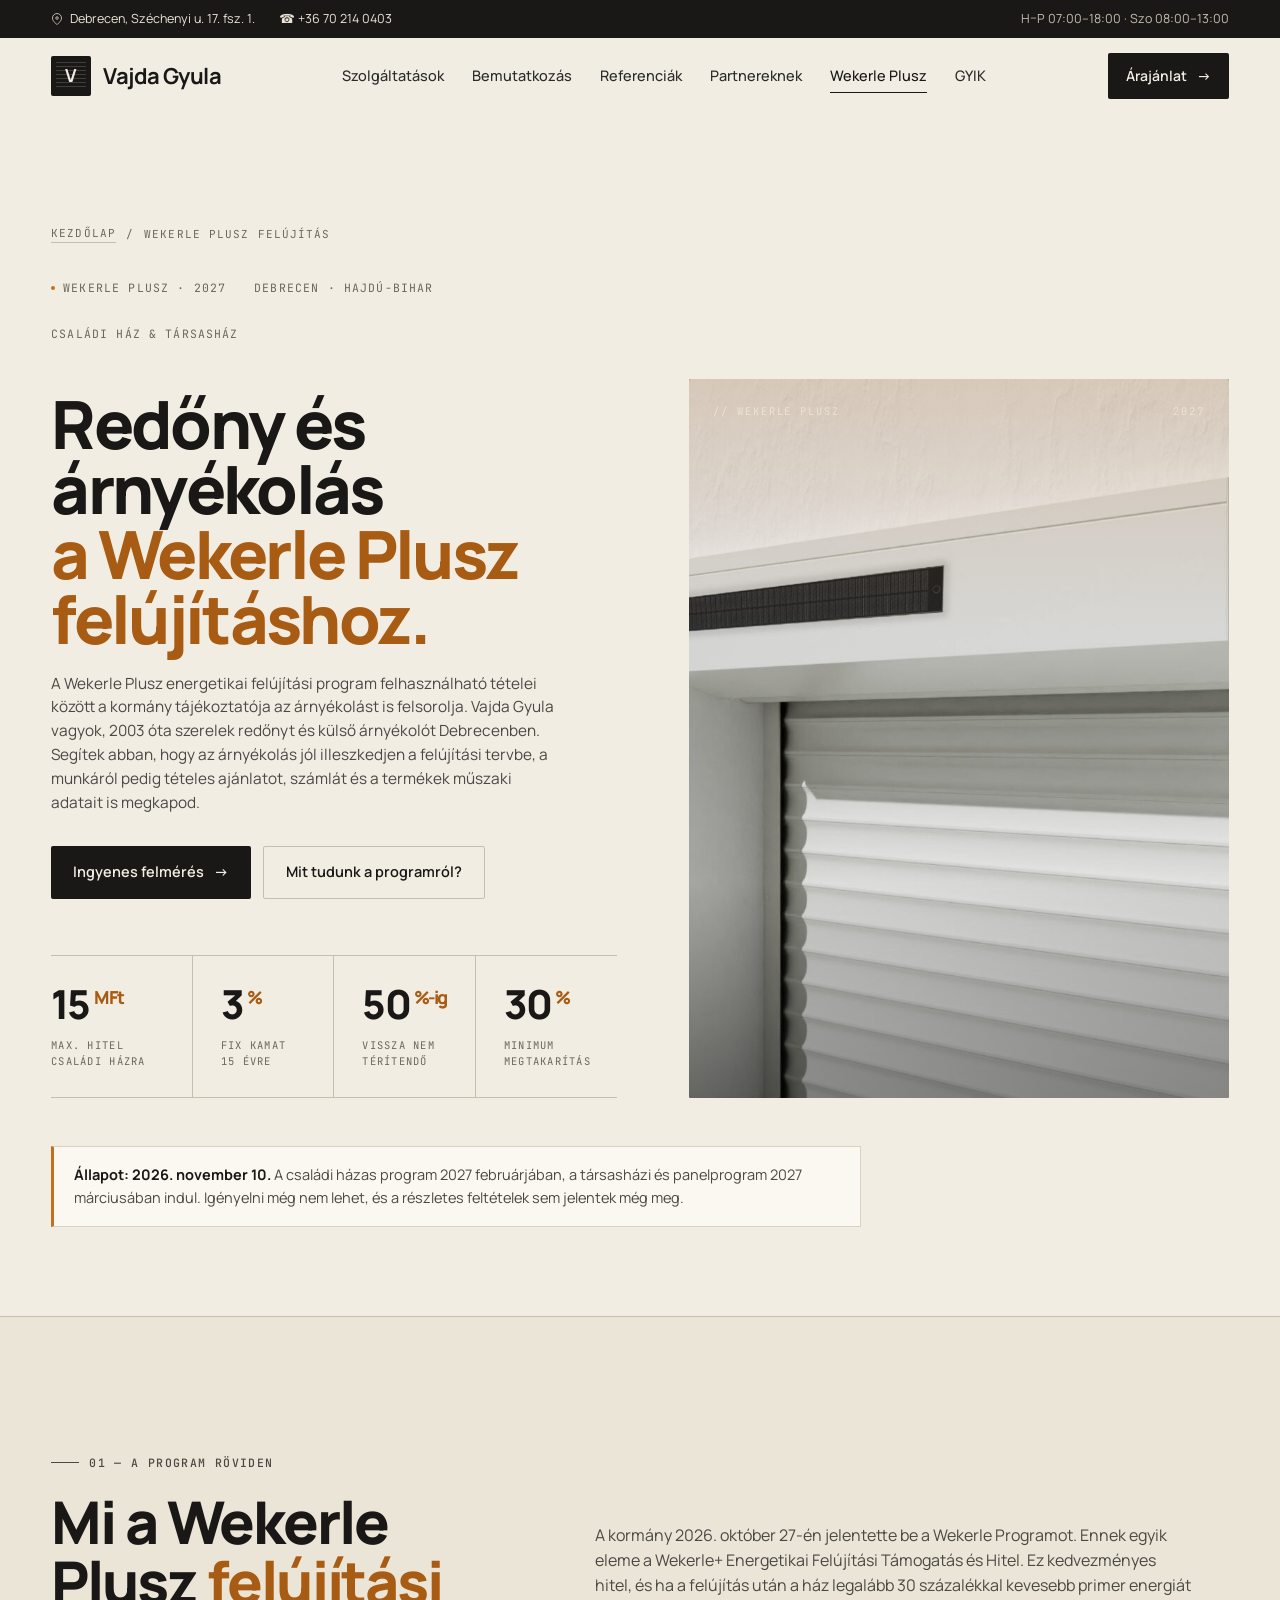
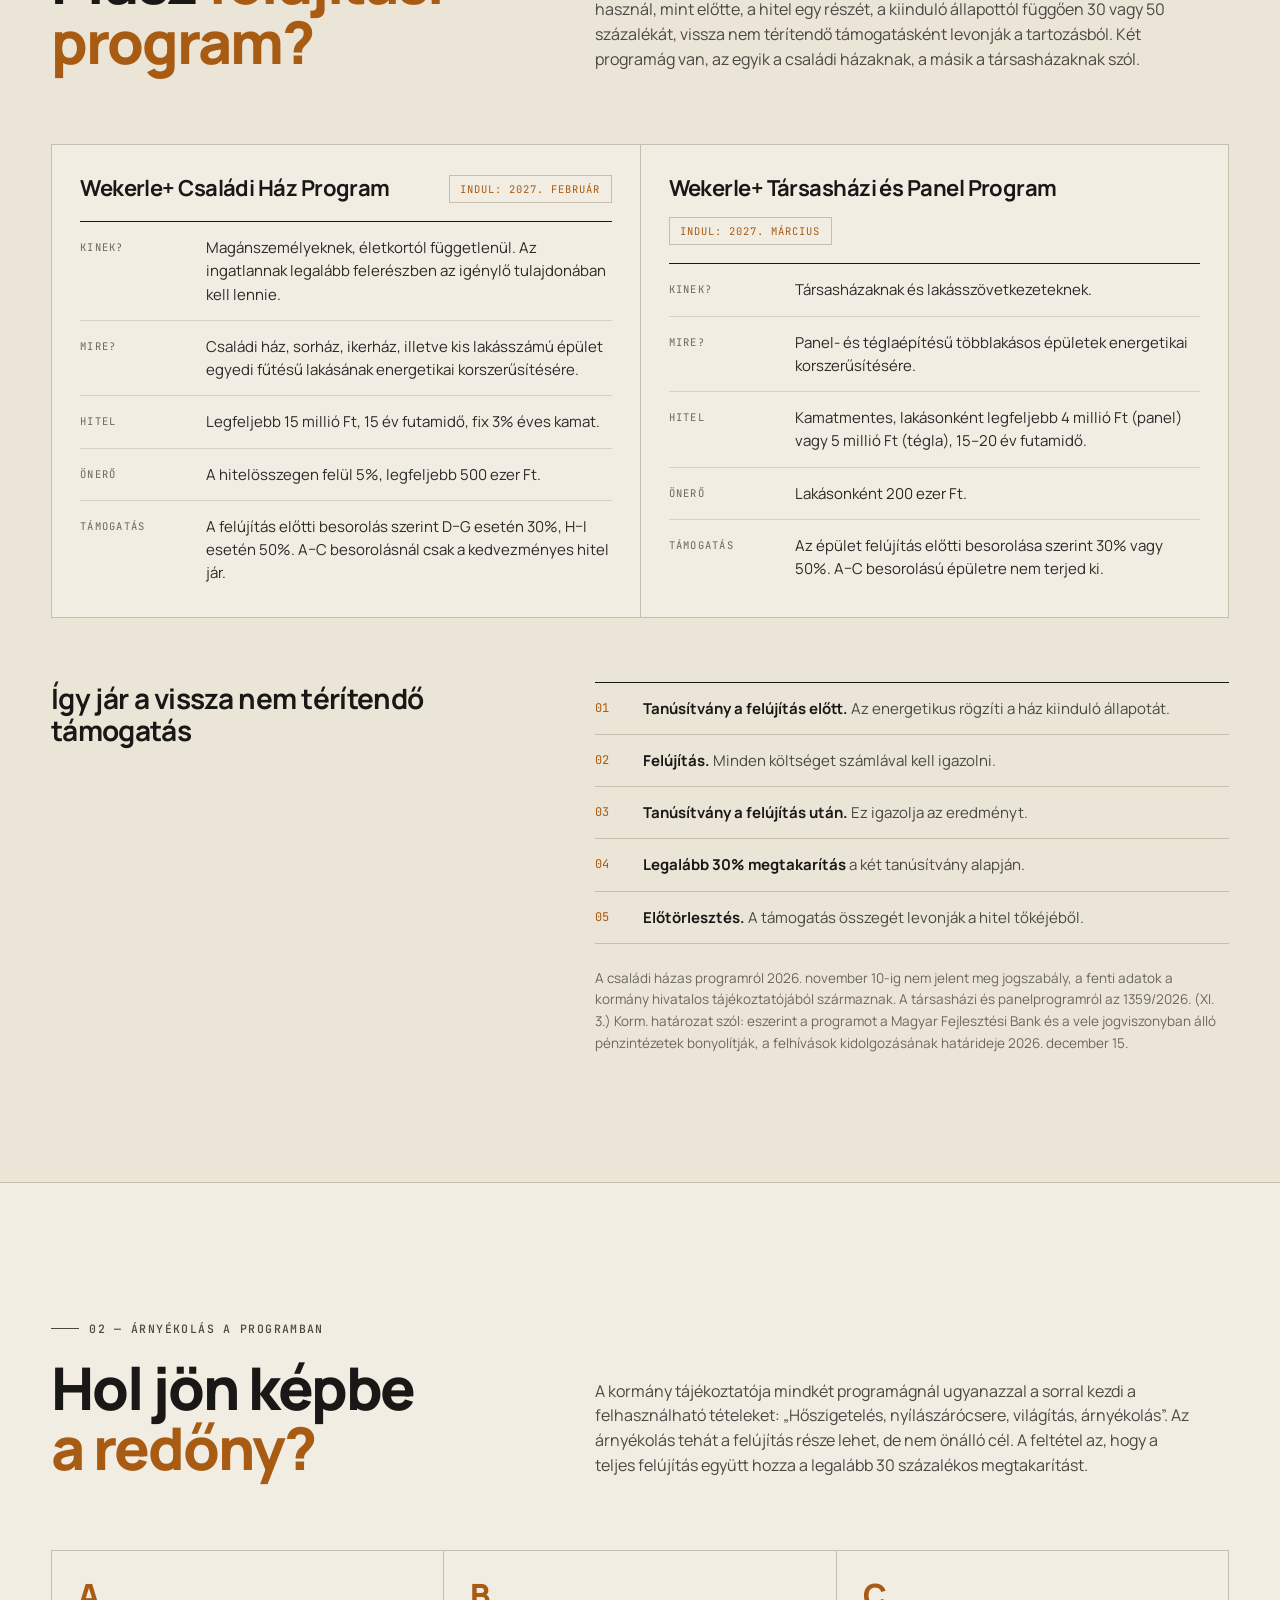
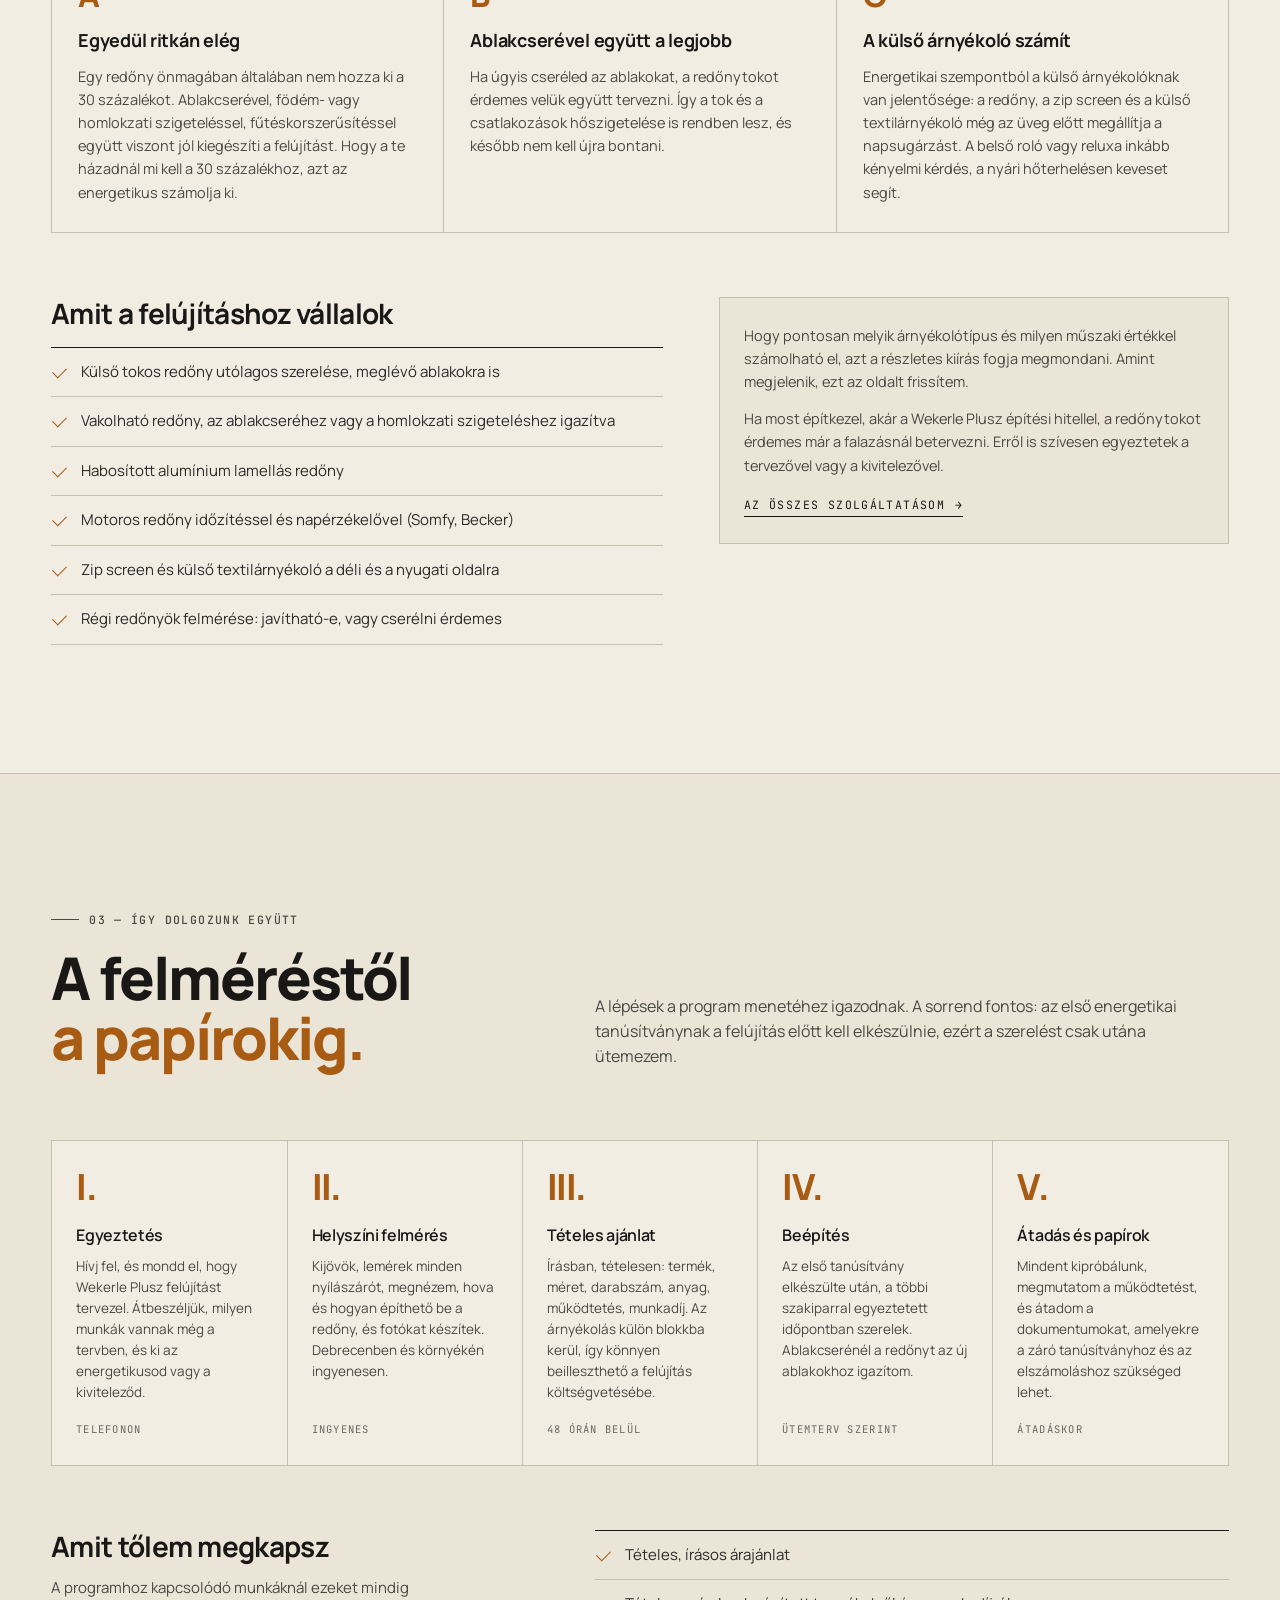
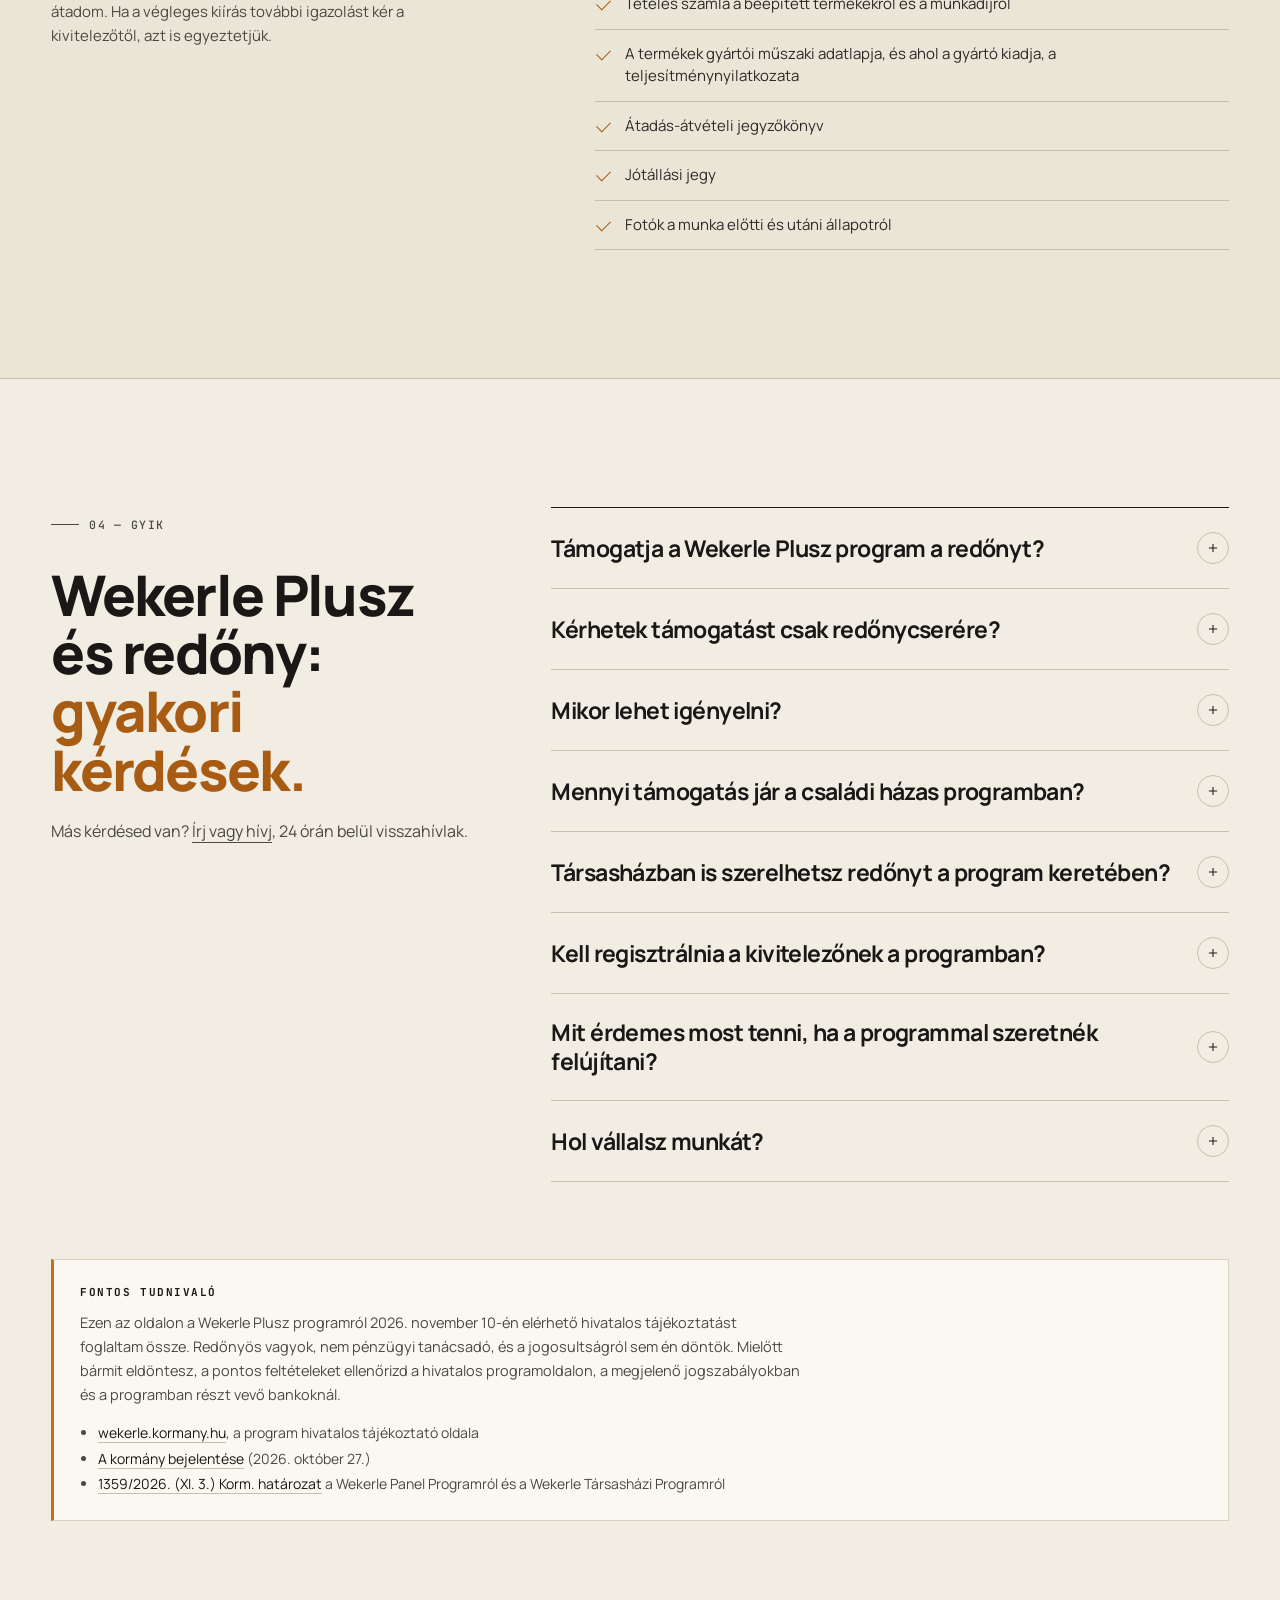
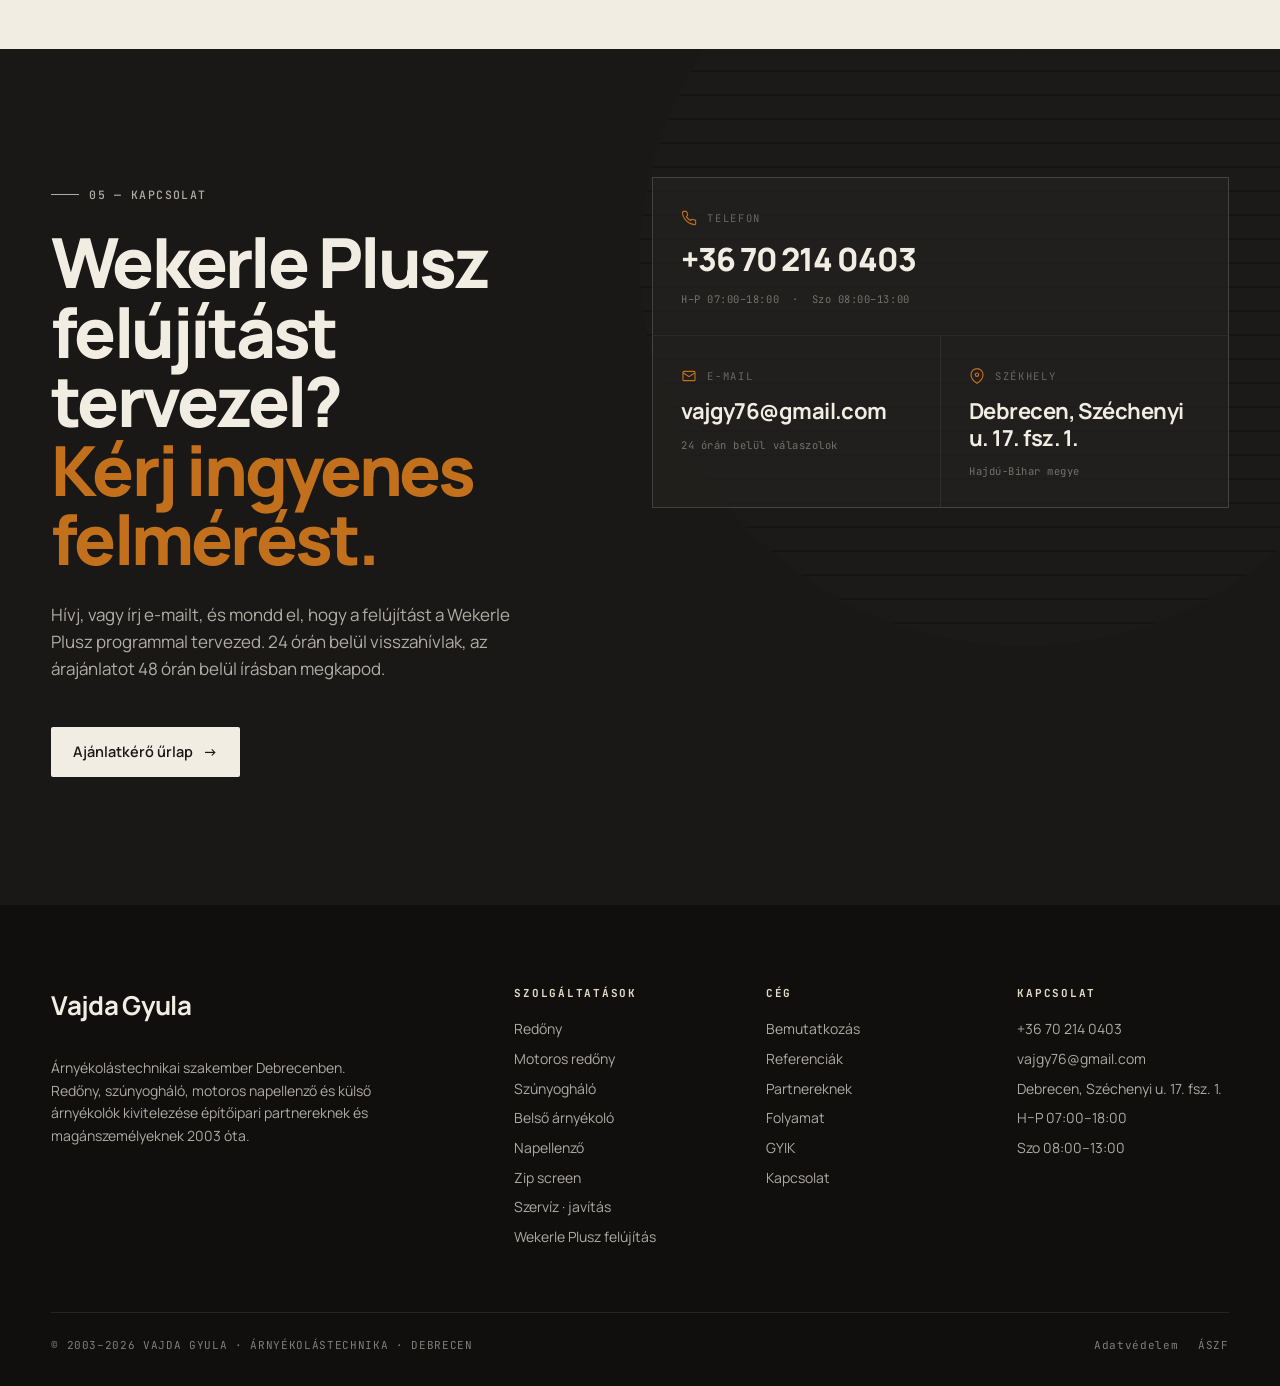
<file: wekerle-program-redony/index.html>
<!doctype html>
<html lang="hu">
<head>
<meta charset="utf-8" />
<meta name="viewport" content="width=device-width, initial-scale=1, viewport-fit=cover" />
<title>Wekerle Plusz redőny és árnyékolás Debrecen | Vajda Gyula</title>
<meta name="description" content="Redőny és külső árnyékoló a Wekerle Plusz energetikai felújításhoz Debrecenben és Hajdú-Biharban. Tételes ajánlat, számla, gyártói adatlapok. Ingyenes felmérés." />
<meta name="author" content="Vajda Gyula Árnyékolástechnika" />
<meta name="robots" content="index, follow, max-snippet:-1, max-image-preview:large, max-video-preview:-1" />
<meta name="theme-color" content="#191816" />
<meta name="geo.region" content="HU-HB" />
<meta name="geo.placename" content="Debrecen" />
<link rel="canonical" href="https://www.vajdagyula.hu/wekerle-program-redony/" />

<!-- Icons & manifest -->
<link rel="icon" href="/favicon.ico" sizes="48x48" />
<link rel="icon" href="/favicon.svg" type="image/svg+xml" />
<link rel="icon" href="/icon-192.png" sizes="192x192" type="image/png" />
<link rel="icon" href="/favicon-32.png" sizes="32x32" type="image/png" />
<link rel="icon" href="/favicon-16.png" sizes="16x16" type="image/png" />
<link rel="apple-touch-icon" href="/apple-touch-icon.png" />
<link rel="manifest" href="/site.webmanifest" />

<!-- Open Graph -->
<meta property="og:type" content="article" />
<meta property="og:locale" content="hu_HU" />
<meta property="og:url" content="https://www.vajdagyula.hu/wekerle-program-redony/" />
<meta property="og:site_name" content="Vajda Gyula Árnyékolástechnika" />
<meta property="og:title" content="Redőny és árnyékolás a Wekerle Plusz felújításhoz | Vajda Gyula, Debrecen" />
<meta property="og:description" content="Mit tudunk eddig a Wekerle Plusz energetikai felújítási programról, hol jön képbe a redőny, és hogyan dolgozunk együtt. Debrecen és Hajdú-Bihar." />
<meta property="og:image" content="https://www.vajdagyula.hu/og.jpg" />
<meta property="og:image:width" content="1200" />
<meta property="og:image:height" content="630" />
<meta property="og:image:alt" content="Vajda Gyula redőnyös és árnyékolástechnika Debrecen" />

<!-- Twitter -->
<meta name="twitter:card" content="summary_large_image" />
<meta name="twitter:title" content="Redőny és árnyékolás a Wekerle Plusz felújításhoz" />
<meta name="twitter:description" content="Vajda Gyula, redőnyös Debrecenben: tételes ajánlat, számla és gyártói adatlapok a Wekerle Plusz felújításhoz." />
<meta name="twitter:image" content="https://www.vajdagyula.hu/og.jpg" />

<!-- Fonts -->
<link rel="preconnect" href="https://fonts.googleapis.com" />
<link rel="preconnect" href="https://fonts.gstatic.com" crossorigin />
<link href="https://fonts.googleapis.com/css2?family=Manrope:wght@400;500;600;700;800&family=JetBrains+Mono:wght@400;500&display=swap" rel="stylesheet" />

<link rel="stylesheet" href="/styles.css" />

<noscript><style>.reveal{opacity:1 !important;transform:none !important}</style></noscript>

<!-- Schema.org: oldal, morzsamenü, szolgáltatás -->
<script type="application/ld+json">
{
  "@context": "https://schema.org",
  "@graph": [
    {
      "@type": "WebPage",
      "@id": "https://www.vajdagyula.hu/wekerle-program-redony/#webpage",
      "url": "https://www.vajdagyula.hu/wekerle-program-redony/",
      "name": "Wekerle Plusz felújítás: redőny és árnyékolás Debrecenben",
      "description": "Redőny és külső árnyékoló a Wekerle Plusz energetikai felújításhoz Debrecenben és Hajdú-Biharban.",
      "inLanguage": "hu",
      "dateModified": "2026-11-10",
      "isPartOf": { "@type": "WebSite", "@id": "https://www.vajdagyula.hu/#website", "url": "https://www.vajdagyula.hu/", "name": "Vajda Gyula Árnyékolástechnika" },
      "about": { "@id": "https://www.vajdagyula.hu/wekerle-program-redony/#service" },
      "breadcrumb": { "@id": "https://www.vajdagyula.hu/wekerle-program-redony/#breadcrumb" }
    },
    {
      "@type": "BreadcrumbList",
      "@id": "https://www.vajdagyula.hu/wekerle-program-redony/#breadcrumb",
      "itemListElement": [
        { "@type": "ListItem", "position": 1, "name": "Kezdőlap", "item": "https://www.vajdagyula.hu/" },
        { "@type": "ListItem", "position": 2, "name": "Wekerle Plusz felújítás", "item": "https://www.vajdagyula.hu/wekerle-program-redony/" }
      ]
    },
    {
      "@type": "Service",
      "@id": "https://www.vajdagyula.hu/wekerle-program-redony/#service",
      "name": "Redőny és külső árnyékoló beépítése Wekerle Plusz energetikai felújításhoz",
      "serviceType": "Redőny és árnyékolástechnika kivitelezése",
      "description": "Külső tokos és vakolható redőny, motoros redőny, zip screen és külső textilárnyékoló felmérése, beépítése és dokumentálása energetikai felújításhoz: tételes ajánlat, tételes számla, gyártói műszaki adatlapok, átadás-átvételi jegyzőkönyv.",
      "url": "https://www.vajdagyula.hu/wekerle-program-redony/",
      "areaServed": [
        { "@type": "City", "name": "Debrecen" },
        { "@type": "AdministrativeArea", "name": "Hajdú-Bihar megye" }
      ],
      "provider": {
        "@type": "LocalBusiness",
        "@id": "https://www.vajdagyula.hu/#business",
        "name": "Vajda Gyula Árnyékolástechnika",
        "url": "https://www.vajdagyula.hu/",
        "telephone": "+36-70-214-0403",
        "email": "vajgy76@gmail.com",
        "image": "https://www.vajdagyula.hu/og.jpg",
        "address": {
          "@type": "PostalAddress",
          "streetAddress": "Széchenyi utca 17. földszint 1.",
          "addressLocality": "Debrecen",
          "postalCode": "4025",
          "addressRegion": "Hajdú-Bihar",
          "addressCountry": "HU"
        }
      }
    }
  ]
}
</script>

<!-- Schema.org: GYIK (a szövegnek egyeznie kell a lenti, látható GYIK-kel) -->
<script type="application/ld+json">
{
  "@context": "https://schema.org",
  "@type": "FAQPage",
  "mainEntity": [
    { "@type": "Question", "name": "Támogatja a Wekerle Plusz program a redőnyt?",
      "acceptedAnswer": { "@type": "Answer", "text": "A kormány tájékoztatója a felhasználható tételek között az árnyékolást is felsorolja, a családi házas és a társasházi programnál egyaránt. A redőny külső árnyékoló, így beleférhet a felújításba. A támogatás feltétele viszont az, hogy a teljes felújítás legalább 30 százalékos energiamegtakarítást hozzon. Hogy pontosan mely termékek számolhatók el, azt a részletes kiírás határozza meg." } },
    { "@type": "Question", "name": "Kérhetek támogatást csak redőnycserére?",
      "acceptedAnswer": { "@type": "Answer", "text": "A program nem egy-egy termékre, hanem a ház energetikai felújítására ad hitelt és támogatást. Csak redőnnyel a 30 százalékos megtakarítás általában nem jön ki, ezért érdemes ablakcserével, szigeteléssel vagy fűtéskorszerűsítéssel együtt tervezni. A pontos számítást az energetikus végzi." } },
    { "@type": "Question", "name": "Mikor lehet igényelni?",
      "acceptedAnswer": { "@type": "Answer", "text": "A hivatalos tájékoztató szerint a Wekerle+ Családi Ház Program 2027 februárjában, a Társasházi és Panel Program 2027 márciusában indul. Addig nem lehet igényelni, de a felmérést és az árajánlatot már most elkészíthetjük, hogy induláskor tudd, mivel számolhatsz." } },
    { "@type": "Question", "name": "Mennyi támogatás jár a családi házas programban?",
      "acceptedAnswer": { "@type": "Answer", "text": "Legfeljebb 15 millió forint hitel vehető fel 15 évre, fix 3 százalékos kamattal. A felújítás előtti energetikai besorolástól függően a hitel 30 százalékát (D–G besorolás) vagy 50 százalékát (H–I besorolás) vissza nem térítendő támogatásként levonják a tartozásból. A–C besorolásnál csak a kedvezményes hitel jár. A támogatást nem készpénzben kapod meg: előtörlesztésként csökkenti a hitel tőkéjét." } },
    { "@type": "Question", "name": "Társasházban is szerelhetsz redőnyt a program keretében?",
      "acceptedAnswer": { "@type": "Answer", "text": "A Társasházi és Panel Programban is szerepel az árnyékolás a felhasználható tételek között. Itt azonban az egész épület felújításáról van szó, amelyről a lakóközösség dönt. Ha nálatok napirenden van, a közös képviselővel is szívesen egyeztetek." } },
    { "@type": "Question", "name": "Kell regisztrálnia a kivitelezőnek a programban?",
      "acceptedAnswer": { "@type": "Answer", "text": "A társasházi és panelprogramnál a kormányhatározat előminősítést ír elő a vállalkozó kivitelezőknek, a részleteket 2026. december 15-ig dolgozzák ki. A családi házas programra eddig nem jelent meg ilyen szabály. Ha a kivitelezőknek nyilvántartásba vétel vagy minősítés kell, azt időben elintézem, és ezen az oldalon is jelzem." } },
    { "@type": "Question", "name": "Mit érdemes most tenni, ha a programmal szeretnék felújítani?",
      "acceptedAnswer": { "@type": "Answer", "text": "Érdemes már most beszélni egy energetikussal, aki megmondja, nagyjából milyen besorolású a házad, és milyen munkákkal jöhet ki a 30 százalék. Hogy egy most készült tanúsítványt elfogadnak-e majd, azt a részletes szabályok döntik el. Közben engem is hívhatsz: felmérem az ablakokat, és tételes ajánlatot adok a redőnyre vagy a külső árnyékolóra." } },
    { "@type": "Question", "name": "Hol vállalsz munkát?",
      "acceptedAnswer": { "@type": "Answer", "text": "Debrecenben és Hajdú-Bihar megyében, a környező megyékben egyeztetés alapján. Debrecenben és környékén a helyszíni felmérés ingyenes." } }
  ]
}
</script>
</head>

<body>

<!-- ===== Top utility bar ===== -->
<div class="topbar">
  <div class="wrap topbar-inner">
    <div class="topbar-left">
      <span class="hide-sm topbar-loc"><svg width="12" height="12" viewBox="0 0 24 24" fill="none" stroke="currentColor" stroke-width="1.8" aria-hidden="true"><path d="M21 10c0 7-9 13-9 13s-9-6-9-13a9 9 0 0118 0z"/><circle cx="12" cy="10" r="2.5"/></svg>Debrecen, Széchenyi u. 17. fsz. 1.</span>
      <a href="tel:+36702140403">☎ +36 70 214 0403</a>
    </div>
    <div class="topbar-right">
      <span class="hide-sm">H–P 07:00–18:00 · Szo 08:00–13:00</span>
    </div>
  </div>
</div>

<!-- ===== Header ===== -->
<header class="header">
  <div class="wrap nav">
    <a class="brand" href="/" aria-label="Vajda Gyula — kezdőlap">
      <span class="brand-mark" aria-hidden="true">V</span>
      <span class="brand-name">
        Vajda Gyula
      </span>
    </a>
    <nav class="menu" aria-label="Főmenü">
      <a href="/#szolgaltatasok">Szolgáltatások</a>
      <a href="/#bemutatkozas">Bemutatkozás</a>
      <a href="/#referenciak">Referenciák</a>
      <a href="/#partnereknek">Partnereknek</a>
      <a href="/wekerle-program-redony/" aria-current="page">Wekerle Plusz</a>
      <a href="/#gyik">GYIK</a>
    </nav>
    <a class="nav-cta" href="#kapcsolat">Árajánlat <span class="arrow">→</span></a>
    <button class="menu-toggle" aria-label="Menü"><span></span></button>
  </div>
  <div class="mobile-menu" aria-label="Mobilmenü">
    <a href="/#szolgaltatasok">Szolgáltatások <small>01</small></a>
    <a href="/#bemutatkozas">Bemutatkozás <small>02</small></a>
    <a href="/#referenciak">Referenciák <small>03</small></a>
    <a href="/#partnereknek">Partnereknek <small>04</small></a>
    <a href="/#folyamat">Folyamat <small>05</small></a>
    <a href="/#gyik">GYIK <small>06</small></a>
    <a href="/wekerle-program-redony/" aria-current="page">Wekerle Plusz <small>07</small></a>
    <a href="#kapcsolat">Kapcsolat <small>08</small></a>
    <a class="btn btn-primary mobile-cta" href="#kapcsolat">Ingyenes felmérés <span class="arrow">→</span></a>
  </div>
</header>

<main id="top">

<!-- ===== Hero ===== -->
<section class="hero wk-hero" aria-label="Bevezető">
  <div class="wrap">
    <nav class="wk-crumbs reveal" aria-label="Morzsamenü">
      <a href="/">Kezdőlap</a><span aria-hidden="true">/</span><span aria-current="page">Wekerle Plusz felújítás</span>
    </nav>
    <div class="hero-grid">
      <div>
        <div class="hero-meta reveal">
          <span><span class="dot"></span>Wekerle Plusz · 2027</span>
          <span>Debrecen · Hajdú-Bihar</span>
          <span>Családi ház &amp; társasház</span>
        </div>
        <h1 class="reveal">
          Redőny és árnyékolás<br/>
          <span class="amber">a Wekerle Plusz felújításhoz.</span>
        </h1>
        <p class="hero-lede reveal">
          A Wekerle Plusz energetikai felújítási program felhasználható tételei között a kormány tájékoztatója az árnyékolást is felsorolja. Vajda Gyula vagyok, 2003 óta szerelek redőnyt és külső árnyékolót Debrecenben. Segítek abban, hogy az árnyékolás jól illeszkedjen a felújítási tervbe, a munkáról pedig tételes ajánlatot, számlát és a termékek műszaki adatait is megkapod.
        </p>
        <div class="hero-ctas reveal">
          <a href="#kapcsolat" class="btn btn-primary">Ingyenes felmérés <span class="arrow">→</span></a>
          <a href="#a-program" class="btn btn-ghost">Mit tudunk a programról?</a>
        </div>

        <!-- PROGRAM-ADAT (frissítendő): Családi Ház Program, forrás: wekerle.kormany.hu, ellenőrizve: 2026-11-10 -->
        <div class="hero-rule reveal" role="list">
          <div role="listitem">
            <div class="num">15<small>M Ft</small></div>
            <div class="lbl">Max. hitel családi házra</div>
          </div>
          <div role="listitem">
            <div class="num">3<small>%</small></div>
            <div class="lbl">Fix kamat 15 évre</div>
          </div>
          <div role="listitem">
            <div class="num">50<small>%-ig</small></div>
            <div class="lbl">Vissza nem térítendő</div>
          </div>
          <div role="listitem">
            <div class="num">30<small>%</small></div>
            <div class="lbl">Minimum megtakarítás</div>
          </div>
        </div>
      </div>

      <div class="hero-visual reveal">
        <img src="/motorosredony.jpg" width="1024" height="1024" alt="Külső tokos alumínium redőny lehúzott állapotban, fehér homlokzaton" fetchpriority="high" />
        <div class="stamp"><span>// Wekerle Plusz</span><span>2027</span></div>
      </div>
    </div>

    <!-- PROGRAM-ÁLLAPOT (frissítendő) -->
    <p class="wk-status reveal"><strong>Állapot: 2026. november 10.</strong> A családi házas program 2027 februárjában, a társasházi és panelprogram 2027 márciusában indul. Igényelni még nem lehet, és a részletes feltételek sem jelentek még meg.</p>
  </div>
</section>

<!-- ===== 01 A program röviden ===== -->
<section class="wk-section wk-alt" id="a-program" aria-labelledby="a-program-cim">
  <div class="wrap">
    <div class="section-head reveal">
      <div>
        <div class="eyebrow">01 — A program röviden</div>
        <h2 id="a-program-cim">Mi a Wekerle Plusz <em>felújítási program?</em></h2>
      </div>
      <p>A kormány 2026. október 27-én jelentette be a Wekerle Programot. Ennek egyik eleme a Wekerle+ Energetikai Felújítási Támogatás és Hitel. Ez kedvezményes hitel, és ha a felújítás után a ház legalább 30 százalékkal kevesebb primer energiát használ, mint előtte, a hitel egy részét, a kiinduló állapottól függően 30 vagy 50 százalékát, vissza nem térítendő támogatásként levonják a tartozásból. Két programág van, az egyik a családi házaknak, a másik a társasházaknak szól.</p>
    </div>

    <!-- PROGRAM-ADAT (frissítendő): forrás: wekerle.kormany.hu és kormany.hu, ellenőrizve: 2026-11-10 -->
    <div class="wk-programs reveal">
      <article class="wk-program">
        <div class="wk-program-head">
          <h3>Wekerle+ Családi Ház Program</h3>
          <span class="pill">Indul: 2027. február</span>
        </div>
        <dl>
          <div><dt>Kinek?</dt><dd>Magánszemélyeknek, életkortól függetlenül. Az ingatlannak legalább felerészben az igénylő tulajdonában kell lennie.</dd></div>
          <div><dt>Mire?</dt><dd>Családi ház, sorház, ikerház, illetve kis lakásszámú épület egyedi fűtésű lakásának energetikai korszerűsítésére.</dd></div>
          <div><dt>Hitel</dt><dd>Legfeljebb 15 millió Ft, 15 év futamidő, fix 3% éves kamat.</dd></div>
          <div><dt>Önerő</dt><dd>A hitelösszegen felül 5%, legfeljebb 500 ezer Ft.</dd></div>
          <div><dt>Támogatás</dt><dd>A felújítás előtti besorolás szerint D–G esetén 30%, H–I esetén 50%. A–C besorolásnál csak a kedvezményes hitel jár.</dd></div>
        </dl>
      </article>
      <article class="wk-program">
        <div class="wk-program-head">
          <h3>Wekerle+ Társasházi és Panel Program</h3>
          <span class="pill">Indul: 2027. március</span>
        </div>
        <dl>
          <div><dt>Kinek?</dt><dd>Társasházaknak és lakásszövetkezeteknek.</dd></div>
          <div><dt>Mire?</dt><dd>Panel- és téglaépítésű többlakásos épületek energetikai korszerűsítésére.</dd></div>
          <div><dt>Hitel</dt><dd>Kamatmentes, lakásonként legfeljebb 4 millió Ft (panel) vagy 5 millió Ft (tégla), 15–20 év futamidő.</dd></div>
          <div><dt>Önerő</dt><dd>Lakásonként 200 ezer Ft.</dd></div>
          <div><dt>Támogatás</dt><dd>Az épület felújítás előtti besorolása szerint 30% vagy 50%. A–C besorolású épületre nem terjed ki.</dd></div>
        </dl>
      </article>
    </div>

    <div class="wk-steps reveal">
      <h3>Így jár a vissza nem térítendő támogatás</h3>
      <ol>
        <li><strong>Tanúsítvány a felújítás előtt.</strong> Az energetikus rögzíti a ház kiinduló állapotát.</li>
        <li><strong>Felújítás.</strong> Minden költséget számlával kell igazolni.</li>
        <li><strong>Tanúsítvány a felújítás után.</strong> Ez igazolja az eredményt.</li>
        <li><strong>Legalább 30% megtakarítás</strong> a két tanúsítvány alapján.</li>
        <li><strong>Előtörlesztés.</strong> A támogatás összegét levonják a hitel tőkéjéből.</li>
      </ol>
      <!-- PROGRAM-ÁLLAPOT (frissítendő) -->
      <p class="wk-small">A családi házas programról 2026. november 10-ig nem jelent meg jogszabály, a fenti adatok a kormány hivatalos tájékoztatójából származnak. A társasházi és panelprogramról az 1359/2026. (XI. 3.) Korm. határozat szól: eszerint a programot a Magyar Fejlesztési Bank és a vele jogviszonyban álló pénzintézetek bonyolítják, a felhívások kidolgozásának határideje 2026. december 15.</p>
    </div>
  </div>
</section>

<!-- ===== 02 Árnyékolás a programban ===== -->
<section class="wk-section" id="arnyekolas" aria-labelledby="arnyekolas-cim">
  <div class="wrap">
    <div class="section-head reveal">
      <div>
        <div class="eyebrow">02 — Árnyékolás a programban</div>
        <h2 id="arnyekolas-cim">Hol jön képbe <em>a redőny?</em></h2>
      </div>
      <p>A kormány tájékoztatója mindkét programágnál ugyanazzal a sorral kezdi a felhasználható tételeket: „Hőszigetelés, nyílászárócsere, világítás, árnyékolás”. Az árnyékolás tehát a felújítás része lehet, de nem önálló cél. A feltétel az, hogy a teljes felújítás együtt hozza a legalább 30 százalékos megtakarítást.</p>
    </div>

    <div class="wk-points reveal">
      <div class="wk-point">
        <div class="num">A</div>
        <h3>Egyedül ritkán elég</h3>
        <p>Egy redőny önmagában általában nem hozza ki a 30 százalékot. Ablakcserével, födém- vagy homlokzati szigeteléssel, fűtéskorszerűsítéssel együtt viszont jól kiegészíti a felújítást. Hogy a te házadnál mi kell a 30 százalékhoz, azt az energetikus számolja ki.</p>
      </div>
      <div class="wk-point">
        <div class="num">B</div>
        <h3>Ablakcserével együtt a legjobb</h3>
        <p>Ha úgyis cseréled az ablakokat, a redőnytokot érdemes velük együtt tervezni. Így a tok és a csatlakozások hőszigetelése is rendben lesz, és később nem kell újra bontani.</p>
      </div>
      <div class="wk-point">
        <div class="num">C</div>
        <h3>A külső árnyékoló számít</h3>
        <p>Energetikai szempontból a külső árnyékolóknak van jelentősége: a redőny, a zip screen és a külső textilárnyékoló még az üveg előtt megállítja a napsugárzást. A belső roló vagy reluxa inkább kényelmi kérdés, a nyári hőterhelésen keveset segít.</p>
      </div>
    </div>

    <div class="wk-split reveal">
      <div>
        <h3>Amit a felújításhoz vállalok</h3>
        <ul class="wk-list">
          <li>Külső tokos redőny utólagos szerelése, meglévő ablakokra is</li>
          <li>Vakolható redőny, az ablakcseréhez vagy a homlokzati szigeteléshez igazítva</li>
          <li>Habosított alumínium lamellás redőny</li>
          <li>Motoros redőny időzítéssel és napérzékelővel (Somfy, Becker)</li>
          <li>Zip screen és külső textilárnyékoló a déli és a nyugati oldalra</li>
          <li>Régi redőnyök felmérése: javítható-e, vagy cserélni érdemes</li>
        </ul>
      </div>
      <div class="wk-aside">
        <p>Hogy pontosan melyik árnyékolótípus és milyen műszaki értékkel számolható el, azt a részletes kiírás fogja megmondani. Amint megjelenik, ezt az oldalt frissítem.</p>
        <p>Ha most építkezel, akár a Wekerle Plusz építési hitellel, a redőnytokot érdemes már a falazásnál betervezni. Erről is szívesen egyeztetek a tervezővel vagy a kivitelezővel.</p>
        <a href="/#szolgaltatasok" class="wk-link">Az összes szolgáltatásom <span class="arrow">→</span></a>
      </div>
    </div>
  </div>
</section>

<!-- ===== 03 Folyamat ===== -->
<section class="wk-section wk-alt" id="menete" aria-labelledby="menete-cim">
  <div class="wrap">
    <div class="section-head reveal">
      <div>
        <div class="eyebrow">03 — Így dolgozunk együtt</div>
        <h2 id="menete-cim">A felméréstől <em>a papírokig.</em></h2>
      </div>
      <p>A lépések a program menetéhez igazodnak. A sorrend fontos: az első energetikai tanúsítványnak a felújítás előtt kell elkészülnie, ezért a szerelést csak utána ütemezem.</p>
    </div>

    <div class="process-list reveal">
      <div class="process-step">
        <div class="num">I.</div>
        <h4>Egyeztetés</h4>
        <p>Hívj fel, és mondd el, hogy Wekerle Plusz felújítást tervezel. Átbeszéljük, milyen munkák vannak még a tervben, és ki az energetikusod vagy a kiviteleződ.</p>
        <div class="day">Telefonon</div>
      </div>
      <div class="process-step">
        <div class="num">II.</div>
        <h4>Helyszíni felmérés</h4>
        <p>Kijövök, lemérek minden nyílászárót, megnézem, hova és hogyan építhető be a redőny, és fotókat készítek. Debrecenben és környékén ingyenesen.</p>
        <div class="day">Ingyenes</div>
      </div>
      <div class="process-step">
        <div class="num">III.</div>
        <h4>Tételes ajánlat</h4>
        <p>Írásban, tételesen: termék, méret, darabszám, anyag, működtetés, munkadíj. Az árnyékolás külön blokkba kerül, így könnyen beilleszthető a felújítás költségvetésébe.</p>
        <div class="day">48 órán belül</div>
      </div>
      <div class="process-step">
        <div class="num">IV.</div>
        <h4>Beépítés</h4>
        <p>Az első tanúsítvány elkészülte után, a többi szakiparral egyeztetett időpontban szerelek. Ablakcserénél a redőnyt az új ablakokhoz igazítom.</p>
        <div class="day">Ütemterv szerint</div>
      </div>
      <div class="process-step">
        <div class="num">V.</div>
        <h4>Átadás és papírok</h4>
        <p>Mindent kipróbálunk, megmutatom a működtetést, és átadom a dokumentumokat, amelyekre a záró tanúsítványhoz és az elszámoláshoz szükséged lehet.</p>
        <div class="day">Átadáskor</div>
      </div>
    </div>

    <div class="wk-docs reveal">
      <div>
        <h3>Amit tőlem megkapsz</h3>
        <p>A programhoz kapcsolódó munkáknál ezeket mindig átadom. Ha a végleges kiírás további igazolást kér a kivitelezőtől, azt is egyeztetjük.</p>
      </div>
      <ul class="wk-list">
        <li>Tételes, írásos árajánlat</li>
        <li>Tételes számla a beépített termékekről és a munkadíjról</li>
        <li>A termékek gyártói műszaki adatlapja, és ahol a gyártó kiadja, a teljesítménynyilatkozata</li>
        <li>Átadás-átvételi jegyzőkönyv</li>
        <li>Jótállási jegy</li>
        <li>Fotók a munka előtti és utáni állapotról</li>
      </ul>
    </div>
  </div>
</section>

<!-- ===== 04 GYIK ===== -->
<section id="gyik" aria-labelledby="gyik-cim">
  <div class="wrap">
    <div class="faq-grid">
      <div>
        <div class="eyebrow reveal">04 — GYIK</div>
        <h2 class="reveal faq-title" id="gyik-cim">
          Wekerle Plusz és redőny:<br/><em class="italic">gyakori kérdések.</em>
        </h2>
        <p class="reveal faq-intro">Más kérdésed van? <a href="#kapcsolat">Írj vagy hívj</a>, 24 órán belül visszahívlak.</p>
      </div>

      <!-- A válaszok szövege egyezzen a fenti FAQPage sémával -->
      <div class="faq-list reveal">
        <div class="faq-item">
          <button class="faq-q">Támogatja a Wekerle Plusz program a redőnyt?
            <span class="ico" aria-hidden="true"><svg width="14" height="14" viewBox="0 0 24 24" fill="none" stroke="currentColor" stroke-width="1.8"><path d="M12 5v14M5 12h14"/></svg></span>
          </button>
          <div class="faq-a"><div class="faq-a-inner">A kormány tájékoztatója a felhasználható tételek között az árnyékolást is felsorolja, a családi házas és a társasházi programnál egyaránt. A redőny külső árnyékoló, így beleférhet a felújításba. A támogatás feltétele viszont az, hogy a teljes felújítás legalább 30 százalékos energiamegtakarítást hozzon. Hogy pontosan mely termékek számolhatók el, azt a részletes kiírás határozza meg.</div></div>
        </div>
        <div class="faq-item">
          <button class="faq-q">Kérhetek támogatást csak redőnycserére?
            <span class="ico" aria-hidden="true"><svg width="14" height="14" viewBox="0 0 24 24" fill="none" stroke="currentColor" stroke-width="1.8"><path d="M12 5v14M5 12h14"/></svg></span>
          </button>
          <div class="faq-a"><div class="faq-a-inner">A program nem egy-egy termékre, hanem a ház energetikai felújítására ad hitelt és támogatást. Csak redőnnyel a 30 százalékos megtakarítás általában nem jön ki, ezért érdemes ablakcserével, szigeteléssel vagy fűtéskorszerűsítéssel együtt tervezni. A pontos számítást az energetikus végzi.</div></div>
        </div>
        <div class="faq-item">
          <button class="faq-q">Mikor lehet igényelni?
            <span class="ico" aria-hidden="true"><svg width="14" height="14" viewBox="0 0 24 24" fill="none" stroke="currentColor" stroke-width="1.8"><path d="M12 5v14M5 12h14"/></svg></span>
          </button>
          <div class="faq-a"><div class="faq-a-inner">A hivatalos tájékoztató szerint a Wekerle+ Családi Ház Program 2027 februárjában, a Társasházi és Panel Program 2027 márciusában indul. Addig nem lehet igényelni, de a felmérést és az árajánlatot már most elkészíthetjük, hogy induláskor tudd, mivel számolhatsz.</div></div>
        </div>
        <div class="faq-item">
          <button class="faq-q">Mennyi támogatás jár a családi házas programban?
            <span class="ico" aria-hidden="true"><svg width="14" height="14" viewBox="0 0 24 24" fill="none" stroke="currentColor" stroke-width="1.8"><path d="M12 5v14M5 12h14"/></svg></span>
          </button>
          <div class="faq-a"><div class="faq-a-inner">Legfeljebb 15 millió forint hitel vehető fel 15 évre, fix 3 százalékos kamattal. A felújítás előtti energetikai besorolástól függően a hitel 30 százalékát (D–G besorolás) vagy 50 százalékát (H–I besorolás) vissza nem térítendő támogatásként levonják a tartozásból. A–C besorolásnál csak a kedvezményes hitel jár. A támogatást nem készpénzben kapod meg: előtörlesztésként csökkenti a hitel tőkéjét.</div></div>
        </div>
        <div class="faq-item">
          <button class="faq-q">Társasházban is szerelhetsz redőnyt a program keretében?
            <span class="ico" aria-hidden="true"><svg width="14" height="14" viewBox="0 0 24 24" fill="none" stroke="currentColor" stroke-width="1.8"><path d="M12 5v14M5 12h14"/></svg></span>
          </button>
          <div class="faq-a"><div class="faq-a-inner">A Társasházi és Panel Programban is szerepel az árnyékolás a felhasználható tételek között. Itt azonban az egész épület felújításáról van szó, amelyről a lakóközösség dönt. Ha nálatok napirenden van, a közös képviselővel is szívesen egyeztetek.</div></div>
        </div>
        <div class="faq-item">
          <button class="faq-q">Kell regisztrálnia a kivitelezőnek a programban?
            <span class="ico" aria-hidden="true"><svg width="14" height="14" viewBox="0 0 24 24" fill="none" stroke="currentColor" stroke-width="1.8"><path d="M12 5v14M5 12h14"/></svg></span>
          </button>
          <div class="faq-a"><div class="faq-a-inner">A társasházi és panelprogramnál a kormányhatározat előminősítést ír elő a vállalkozó kivitelezőknek, a részleteket 2026. december 15-ig dolgozzák ki. A családi házas programra eddig nem jelent meg ilyen szabály. Ha a kivitelezőknek nyilvántartásba vétel vagy minősítés kell, azt időben elintézem, és ezen az oldalon is jelzem.</div></div>
        </div>
        <div class="faq-item">
          <button class="faq-q">Mit érdemes most tenni, ha a programmal szeretnék felújítani?
            <span class="ico" aria-hidden="true"><svg width="14" height="14" viewBox="0 0 24 24" fill="none" stroke="currentColor" stroke-width="1.8"><path d="M12 5v14M5 12h14"/></svg></span>
          </button>
          <div class="faq-a"><div class="faq-a-inner">Érdemes már most beszélni egy energetikussal, aki megmondja, nagyjából milyen besorolású a házad, és milyen munkákkal jöhet ki a 30 százalék. Hogy egy most készült tanúsítványt elfogadnak-e majd, azt a részletes szabályok döntik el. Közben engem is hívhatsz: felmérem az ablakokat, és tételes ajánlatot adok a redőnyre vagy a külső árnyékolóra.</div></div>
        </div>
        <div class="faq-item">
          <button class="faq-q">Hol vállalsz munkát?
            <span class="ico" aria-hidden="true"><svg width="14" height="14" viewBox="0 0 24 24" fill="none" stroke="currentColor" stroke-width="1.8"><path d="M12 5v14M5 12h14"/></svg></span>
          </button>
          <div class="faq-a"><div class="faq-a-inner">Debrecenben és Hajdú-Bihar megyében, a környező megyékben egyeztetés alapján. Debrecenben és környékén a helyszíni felmérés ingyenes.</div></div>
        </div>
      </div>
    </div>

    <!-- Jogi tájékoztató: a hivatalos forrásra mutat -->
    <aside class="wk-note reveal" aria-label="Fontos tájékoztatás">
      <strong>Fontos tudnivaló</strong>
      <p>Ezen az oldalon a Wekerle Plusz programról 2026. november 10-én elérhető hivatalos tájékoztatást foglaltam össze. Redőnyös vagyok, nem pénzügyi tanácsadó, és a jogosultságról sem én döntök. Mielőtt bármit eldöntesz, a pontos feltételeket ellenőrizd a hivatalos programoldalon, a megjelenő jogszabályokban és a programban részt vevő bankoknál.</p>
      <ul>
        <li><a href="https://wekerle.kormany.hu/" target="_blank" rel="noopener">wekerle.kormany.hu</a>, a program hivatalos tájékoztató oldala</li>
        <li><a href="https://kormany.hu/hirek/otthonteremtes-felujitas-berlakas-elinditjuk-az-atfogo-wekerle-programot" target="_blank" rel="noopener">A kormány bejelentése</a> (2026. október 27.)</li>
        <li><a href="https://njt.jog.gov.hu/jogszabaly/2026-1359-30-22" target="_blank" rel="noopener">1359/2026. (XI. 3.) Korm. határozat</a> a Wekerle Panel Programról és a Wekerle Társasházi Programról</li>
      </ul>
    </aside>
  </div>
</section>

<!-- ===== Contact ===== -->
<section class="contact" id="kapcsolat" aria-label="Kapcsolat">
  <div class="wrap">
    <div class="contact-grid">
      <div>
        <div class="eyebrow reveal" style="color: rgba(242,237,227,.7);">05 — Kapcsolat</div>
        <h2 class="reveal">Wekerle Plusz felújítást tervezel? <em>Kérj ingyenes felmérést.</em></h2>
        <p class="contact-lede reveal">Hívj, vagy írj e-mailt, és mondd el, hogy a felújítást a Wekerle Plusz programmal tervezed. 24 órán belül visszahívlak, az árajánlatot 48 órán belül írásban megkapod.</p>
        <div class="reveal">
          <a href="/#kapcsolat" class="btn wk-btn-light">Ajánlatkérő űrlap <span class="arrow">→</span></a>
        </div>
      </div>

      <div class="contact-info reveal">
        <a class="ci-item ci-primary" href="tel:+36702140403">
          <div class="ci-top">
            <span class="ci-ico" aria-hidden="true"><svg width="16" height="16" viewBox="0 0 24 24" fill="none" stroke="currentColor" stroke-width="1.7"><path d="M22 16.92v3a2 2 0 01-2.18 2 19.79 19.79 0 01-8.63-3.07 19.5 19.5 0 01-6-6 19.79 19.79 0 01-3.07-8.67A2 2 0 014.11 2h3a2 2 0 012 1.72 12.84 12.84 0 00.7 2.81 2 2 0 01-.45 2.11L8.09 9.91a16 16 0 006 6l1.27-1.27a2 2 0 012.11-.45 12.84 12.84 0 002.81.7A2 2 0 0122 16.92z"/></svg></span>
            Telefon
          </div>
          <div class="ci-main">+36 70 214 0403</div>
          <div class="ci-sub">H–P 07:00–18:00 &nbsp;·&nbsp; Szo 08:00–13:00</div>
        </a>
        <a class="ci-item" href="mailto:vajgy76@gmail.com?subject=Wekerle%20Plusz%20fel%C3%BAj%C3%ADt%C3%A1s%20%E2%80%93%20%C3%A1raj%C3%A1nlatk%C3%A9r%C3%A9s">
          <div class="ci-top">
            <span class="ci-ico" aria-hidden="true"><svg width="16" height="16" viewBox="0 0 24 24" fill="none" stroke="currentColor" stroke-width="1.7"><rect x="3" y="5" width="18" height="14" rx="1.5"/><path d="M3 7l9 6 9-6"/></svg></span>
            E-mail
          </div>
          <div class="ci-main">vajgy76@gmail.com</div>
          <div class="ci-sub">24 órán belül válaszolok</div>
        </a>
        <div class="ci-item">
          <div class="ci-top">
            <span class="ci-ico" aria-hidden="true"><svg width="16" height="16" viewBox="0 0 24 24" fill="none" stroke="currentColor" stroke-width="1.7"><path d="M21 10c0 7-9 13-9 13s-9-6-9-13a9 9 0 0118 0z"/><circle cx="12" cy="10" r="2.5"/></svg></span>
            Székhely
          </div>
          <div class="ci-main">Debrecen, Széchenyi u. 17. fsz. 1.</div>
          <div class="ci-sub">Hajdú-Bihar megye</div>
        </div>
      </div>
    </div>
  </div>
</section>

</main>

<!-- ===== Footer ===== -->
<footer class="foot" aria-label="Lábléc">
  <div class="wrap">
    <div class="foot-grid">
      <div>
        <div class="brand">
          <em class="italic">Vajda Gyula</em>
        </div>
        <p>Árnyékolástechnikai szakember Debrecenben. Redőny, szúnyogháló, motoros napellenző és külső árnyékolók kivitelezése építőipari partnereknek és magánszemélyeknek 2003 óta.</p>
      </div>

      <div>
        <h5>Szolgáltatások</h5>
        <ul>
          <li><a href="/#szolgaltatasok">Redőny</a></li>
          <li><a href="/#szolgaltatasok">Motoros redőny</a></li>
          <li><a href="/#szolgaltatasok">Szúnyogháló</a></li>
          <li><a href="/#szolgaltatasok">Belső árnyékoló</a></li>
          <li><a href="/#szolgaltatasok">Napellenző</a></li>
          <li><a href="/#szolgaltatasok">Zip screen</a></li>
          <li><a href="/#szolgaltatasok">Szervíz · javítás</a></li>
          <li><a href="/wekerle-program-redony/">Wekerle Plusz felújítás</a></li>
        </ul>
      </div>

      <div>
        <h5>Cég</h5>
        <ul>
          <li><a href="/#bemutatkozas">Bemutatkozás</a></li>
          <li><a href="/#referenciak">Referenciák</a></li>
          <li><a href="/#partnereknek">Partnereknek</a></li>
          <li><a href="/#folyamat">Folyamat</a></li>
          <li><a href="/#gyik">GYIK</a></li>
          <li><a href="/#kapcsolat">Kapcsolat</a></li>
        </ul>
      </div>

      <div>
        <h5>Kapcsolat</h5>
        <ul>
          <li><a href="tel:+36702140403">+36 70 214 0403</a></li>
          <li><a href="mailto:vajgy76@gmail.com">vajgy76@gmail.com</a></li>
          <li>Debrecen, Széchenyi u. 17. fsz. 1.</li>
          <li>H–P 07:00–18:00</li>
          <li>Szo 08:00–13:00</li>
        </ul>
      </div>
    </div>

    <div class="foot-bottom">
      <div>© 2003–2026 VAJDA GYULA · ÁRNYÉKOLÁSTECHNIKA · DEBRECEN</div>
      <div class="links">
        <a href="#">Adatvédelem</a>
        <a href="#">ÁSZF</a>
      </div>
    </div>
  </div>
</footer>

<!-- Floating mobile CTA -->
<a class="float-cta" href="tel:+36702140403" aria-label="Hívás">
  <svg width="22" height="22" viewBox="0 0 24 24" fill="none" stroke="currentColor" stroke-width="1.8"><path d="M22 16.92v3a2 2 0 01-2.18 2 19.79 19.79 0 01-8.63-3.07 19.5 19.5 0 01-6-6 19.79 19.79 0 01-3.07-8.67A2 2 0 014.11 2h3a2 2 0 012 1.72 12.84 12.84 0 00.7 2.81 2 2 0 01-.45 2.11L8.09 9.91a16 16 0 006 6l1.27-1.27a2 2 0 012.11-.45 12.84 12.84 0 002.81.7A2 2 0 0122 16.92z"/></svg>
</a>

<script src="/app.js"></script>
</body>
</html>
</file>
<file: styles.css>
/* =========================================================
   Vajda Gyula — Árnyékolástechnika Debrecen
   Editorial-architectural aesthetic
   ========================================================= */

:root {
  --bg: #F2EDE3;
  --bg-2: #EBE5D7;
  --bg-3: #E3DCCB;
  --ink: #191816;
  --ink-2: #2A2A28;
  --ink-3: #4A4843;
  --muted: #6B675F;
  --line: #D9D2C2;
  --line-2: #C7BFAD;
  --paper: #FBF8F2;
  --anthracite: #2A2A28;
  --amber: #C2701C;
  --amber-2: #A85B12;
  --green: #4F6B3A;

  --f-sans: "Manrope", "Inter", system-ui, -apple-system, sans-serif;
  --f-display: "Manrope", "Inter", system-ui, -apple-system, sans-serif;
  --f-mono: "JetBrains Mono", ui-monospace, "SF Mono", Menlo, monospace;

  --maxw: 1320px;
  --pad: clamp(20px, 4vw, 56px);
}

* { box-sizing: border-box; }
html { scroll-behavior: smooth; -webkit-text-size-adjust: 100%; }
body {
  margin: 0;
  font-family: var(--f-sans);
  font-size: 16px;
  line-height: 1.55;
  color: var(--ink);
  background: var(--bg);
  font-feature-settings: "ss01", "cv11";
  -webkit-font-smoothing: antialiased;
  text-rendering: optimizeLegibility;
}

img, svg { display: block; max-width: 100%; }
a { color: inherit; text-decoration: none; }
button { font: inherit; cursor: pointer; border: 0; background: none; color: inherit; }
::selection { background: var(--anthracite); color: var(--bg); }

.wrap { max-width: var(--maxw); margin: 0 auto; padding-left: var(--pad); padding-right: var(--pad); }

.eyebrow {
  display: inline-flex; align-items: center; gap: 10px;
  font-family: var(--f-mono);
  font-size: 11.5px; font-weight: 500;
  letter-spacing: 0.12em; text-transform: uppercase;
  color: var(--ink-3);
  margin-bottom: 20px;
}
.eyebrow::before { content: ""; width: 28px; height: 1px; background: currentColor; }
.eyebrow.no-line::before { display: none; }

h1, h2, h3, h4 { margin: 0; letter-spacing: -0.02em; }
.display { font-family: var(--f-display); font-weight: 700; letter-spacing: -0.025em; }
.display em, em.italic {
  font-style: normal;
}

/* ---------- Top utility bar ---------- */
.topbar { background: var(--ink); color: var(--bg-2); font-size: 12.5px; }
.topbar-inner { display: flex; align-items: center; justify-content: space-between; height: 38px; gap: 20px; }
.topbar a { display: inline-flex; align-items: center; gap: 8px; }
.topbar a:hover { color: var(--bg); }
.topbar-left { display: flex; gap: 24px; }
.topbar-loc { display: inline-flex; align-items: center; gap: 7px; }
.topbar-loc svg { opacity: .85; }
.topbar-right { display: flex; gap: 20px; align-items: center; color: #C7BFAD; }
.topbar-right .live-dot {
  width: 6px; height: 6px; border-radius: 50%; background: #6FBF55;
  box-shadow: 0 0 0 0 rgba(111,191,85,.6);
  animation: pulse 2.4s infinite;
}
@keyframes pulse {
  0%, 100% { box-shadow: 0 0 0 0 rgba(111,191,85,.6); }
  50% { box-shadow: 0 0 0 6px rgba(111,191,85,0); }
}
@media (max-width: 760px) {
  .topbar-left .hide-sm, .topbar-right .hide-sm { display: none; }
}

/* ---------- Header / nav ---------- */
.header {
  position: sticky; top: 0; z-index: 50;
  background: rgba(242, 237, 227, 0.86);
  backdrop-filter: saturate(140%) blur(12px);
  -webkit-backdrop-filter: saturate(140%) blur(12px);
  border-bottom: 1px solid transparent;
  transition: border-color .25s ease, background .25s ease;
}
.header.scrolled { border-bottom-color: var(--line); }
.nav { display: grid; grid-template-columns: auto 1fr auto; align-items: center; height: 76px; gap: 32px; }
.brand {
  display: inline-flex; align-items: center; gap: 12px;
  font-family: var(--f-display); font-size: 22px; font-weight: 700;
  letter-spacing: -0.025em;
}
.brand-mark {
  display: grid; place-items: center;
  width: 40px; height: 40px;
  background: var(--ink); color: var(--bg);
  font-family: var(--f-display); font-weight: 700; font-size: 18px;
  letter-spacing: -0.02em;
  border-radius: 2px; position: relative;
}
.brand-mark::after {
  content: ""; position: absolute; inset: 6px 5px;
  background-image: repeating-linear-gradient(0deg, transparent 0 3px, rgba(242,237,227,.18) 3px 4px);
  pointer-events: none;
}
.brand-name { line-height: 1; }
.brand-name small {
  display: block; font-family: var(--f-mono); font-size: 10px;
  letter-spacing: 0.18em; text-transform: uppercase; color: var(--muted);
  margin-top: 4px; font-weight: 500;
}
.menu { display: flex; gap: 28px; justify-content: center; font-size: 14.5px; font-weight: 500; }
.menu a { position: relative; padding: 6px 0; color: var(--ink-2); }
.menu a:hover { color: var(--ink); }
.menu a::after {
  content: ""; position: absolute; left: 0; right: 0; bottom: 0;
  height: 1px; background: var(--ink); transform: scaleX(0); transform-origin: left;
  transition: transform .3s ease;
}
.menu a:hover::after { transform: scaleX(1); }

.nav-cta {
  display: inline-flex; align-items: center; gap: 10px;
  background: var(--ink); color: var(--bg);
  padding: 12px 18px; border-radius: 2px;
  font-size: 14px; font-weight: 600;
  transition: background .2s ease;
}
.nav-cta:hover { background: var(--amber-2); }
.nav-cta .arrow { transition: transform .2s ease; }
.nav-cta:hover .arrow { transform: translateX(3px); }

.menu-toggle { display: none; }
.mobile-menu { display: none; }

@media (max-width: 960px) {
  .nav { grid-template-columns: 1fr auto auto; gap: 16px; }
  .menu { display: none; }
  .menu-toggle {
    display: inline-grid; place-items: center;
    width: 44px; height: 44px;
    border: 1px solid var(--line); border-radius: 2px; background: transparent;
  }
  .menu-toggle span { display: block; width: 18px; height: 1.5px; background: var(--ink); position: relative; }
  .menu-toggle span::before, .menu-toggle span::after {
    content: ""; position: absolute; left: 0; right: 0; height: 1.5px; background: var(--ink);
    transition: transform .25s ease;
  }
  .menu-toggle span::before { top: -6px; }
  .menu-toggle span::after { top: 6px; }
  .menu-toggle.open span { background: transparent; }
  .menu-toggle.open span::before { top: 0; transform: rotate(45deg); }
  .menu-toggle.open span::after  { top: 0; transform: rotate(-45deg); }

  .mobile-menu {
    position: fixed; inset: 76px 0 0 0;
    background: var(--bg);
    transform: translateY(-101%);
    transition: transform .35s cubic-bezier(.7,.1,.2,1);
    z-index: 49;
    padding: 32px var(--pad) 40px;
    display: flex; flex-direction: column; gap: 4px;
    overflow-y: auto;
  }
  .mobile-menu.open { transform: translateY(0); }
  .mobile-menu a {
    display: flex; justify-content: space-between; align-items: baseline;
    padding: 22px 0; border-bottom: 1px solid var(--line);
    font-family: var(--f-display); font-size: 28px; font-weight: 700; letter-spacing: -0.025em;
  }
  .mobile-menu a small { font-family: var(--f-mono); font-size: 11px; color: var(--muted); }
  .mobile-cta { margin-top: 28px; }
}

/* ---------- Buttons ---------- */
.btn {
  display: inline-flex; align-items: center; gap: 10px;
  padding: 14px 22px; border-radius: 2px;
  font-size: 14.5px; font-weight: 600;
  transition: background .2s ease, color .2s ease, border-color .2s ease;
}
.btn-primary { background: var(--ink); color: var(--bg); }
.btn-primary:hover { background: var(--amber-2); }
.btn-secondary { background: transparent; color: var(--ink); border: 1px solid var(--ink); }
.btn-secondary:hover { background: var(--ink); color: var(--bg); }
.btn-ghost { background: transparent; color: var(--ink); border: 1px solid var(--line-2); }
.btn-ghost:hover { border-color: var(--ink); }
.btn .arrow { transition: transform .2s ease; }
.btn:hover .arrow { transform: translateX(3px); }

/* ---------- Hero ---------- */
.hero { position: relative; padding: clamp(56px, 9vw, 110px) 0 clamp(48px, 7vw, 90px); overflow: hidden; }
.hero-grid { display: grid; grid-template-columns: 1.05fr 1fr; gap: clamp(32px, 6vw, 72px); align-items: end; }
@media (max-width: 960px) { .hero-grid { grid-template-columns: 1fr; gap: 40px; } }

.hero-meta {
  display: flex; gap: 28px; flex-wrap: wrap;
  font-family: var(--f-mono); font-size: 11.5px; letter-spacing: 0.1em;
  text-transform: uppercase; color: var(--muted);
  margin-bottom: clamp(32px, 4vw, 48px);
}
.hero-meta span { display: inline-flex; align-items: center; gap: 8px; }
.hero-meta .dot { width: 4px; height: 4px; border-radius: 50%; background: var(--amber); }

.hero h1 {
  font-family: var(--f-display); font-weight: 800;
  font-size: clamp(38px, 6.1vw, 90px);
  line-height: 0.94; letter-spacing: -0.04em;
  margin: 0 0 clamp(14px, 2vw, 20px); text-wrap: balance;
}
.hero h1 .it { color: var(--anthracite); }
.hero h1 .amber { color: var(--amber-2); }

.hero-tagline {
  font-family: var(--f-display); font-weight: 600;
  font-size: clamp(18px, 2.1vw, 26px);
  line-height: 1.35; letter-spacing: -0.01em;
  color: var(--ink-2); max-width: 34ch;
  margin: 0 0 clamp(28px, 3.5vw, 40px);
}
.hero-tagline .amber { color: var(--amber-2); }

.hero-lede { font-size: clamp(15px, 1.2vw, 17px); line-height: 1.55; color: var(--ink-3); max-width: 48ch; margin: 0 0 32px; }
.hero-ctas { display: flex; gap: 12px; flex-wrap: wrap; }

.hero-rule {
  margin-top: 56px;
  display: grid; grid-template-columns: repeat(4, 1fr);
  border-top: 1px solid var(--line-2); border-bottom: 1px solid var(--line-2);
}
.hero-rule > div { padding: 28px 28px 28px 0; border-right: 1px solid var(--line-2); min-width: 0; }
.hero-rule > div + div { padding-left: 28px; }
.hero-rule > div:last-child { border-right: 0; padding-right: 0; }
.hero-rule .lbl { line-height: 1.5; }
.hero-rule .num { font-family: var(--f-display); font-weight: 800; font-size: 40px; line-height: 1; letter-spacing: -0.045em; margin-bottom: 14px; white-space: nowrap; }
.hero-rule .num small { white-space: nowrap; }
.hero-rule .num small { font-size: 18px; color: var(--amber-2); margin-left: 4px; vertical-align: super; }
.hero-rule .lbl { font-family: var(--f-mono); font-size: 10.5px; letter-spacing: 0.12em; text-transform: uppercase; color: var(--muted); }
@media (max-width: 720px) {
  .hero-rule { grid-template-columns: repeat(2, 1fr); }
  .hero-rule > div:nth-child(2) { border-right: 0; }
  .hero-rule > div:nth-child(1), .hero-rule > div:nth-child(2) { border-bottom: 1px solid var(--line-2); }
}

.hero-visual { position: relative; aspect-ratio: 3 / 4; background: var(--anthracite); border-radius: 2px; overflow: hidden; }
.hero-visual img {
  position: absolute; inset: 0; width: 100%; height: 100%;
  object-fit: cover; display: block;
}
.hero-visual::after {
  content: ""; position: absolute; inset: 0;
  background: linear-gradient(180deg, rgba(194,112,28,.18) 0%, transparent 35%, transparent 70%, rgba(0,0,0,.4) 100%);
  pointer-events: none;
}
.hero-visual .stamp {
  position: absolute; left: 24px; top: 24px; right: 24px;
  display: flex; justify-content: space-between;
  font-family: var(--f-mono); font-size: 10.5px; letter-spacing: 0.18em; text-transform: uppercase;
  color: rgba(242,237,227,.7); z-index: 2;
}
.hero-visual .badge-tape {
  position: absolute; left: 24px; bottom: 24px; right: 24px;
  background: var(--bg); color: var(--ink);
  padding: 18px 22px;
  display: grid; grid-template-columns: auto 1fr auto; gap: 16px; align-items: center;
  z-index: 2;
}
.hero-visual .badge-tape .num { font-family: var(--f-display); font-weight: 800; font-size: 38px; line-height: 1; letter-spacing: -0.04em; color: var(--anthracite); }
.hero-visual .badge-tape .txt { font-size: 12px; line-height: 1.4; color: var(--ink-3); }
.hero-visual .badge-tape .txt strong { display:block; color: var(--ink); font-size: 13.5px; margin-bottom: 2px; }
.hero-visual .badge-tape .ico {
  width: 36px; height: 36px; border-radius: 50%; border: 1px solid var(--line);
  display: grid; place-items: center; color: var(--amber-2);
}

.hero-marquee {
  margin-top: 64px;
  border-top: 1px solid var(--line); border-bottom: 1px solid var(--line);
  padding: 18px 0; overflow: hidden; position: relative;
}
.hero-marquee::before, .hero-marquee::after {
  content: ""; position: absolute; top: 0; bottom: 0; width: 80px; z-index: 2;
}
.hero-marquee::before { left: 0; background: linear-gradient(90deg, var(--bg), transparent); }
.hero-marquee::after  { right: 0; background: linear-gradient(-90deg, var(--bg), transparent); }
.marquee-track {
  display: flex; gap: 56px; align-items: center;
  animation: marquee 38s linear infinite;
  white-space: nowrap;
  font-family: var(--f-display); font-weight: 500; font-size: 20px; letter-spacing: -0.015em; color: var(--ink-3);
}
.marquee-track .dot { width: 6px; height: 6px; border-radius: 50%; background: var(--amber); display: inline-block; }
.marquee-track span { display: inline-flex; align-items: center; gap: 56px; }
@keyframes marquee {
  from { transform: translateX(0); } to { transform: translateX(-50%); }
}

/* ---------- Section base ---------- */
section { padding: clamp(72px, 10vw, 140px) 0; position: relative; }
.section-head {
  display: grid; grid-template-columns: 1fr 1.3fr; gap: 56px;
  margin-bottom: clamp(40px, 6vw, 72px); align-items: end;
}
.section-head h2 {
  font-family: var(--f-display); font-weight: 800;
  font-size: clamp(36px, 4.6vw, 60px);
  line-height: 1.02; letter-spacing: -0.035em; text-wrap: balance;
}
.section-head h2 em { font-style: normal; color: var(--amber-2); font-weight: 800; }
.section-head p { font-size: 16px; color: var(--ink-3); max-width: 60ch; margin: 0; }
@media (max-width: 820px) { .section-head { grid-template-columns: 1fr; gap: 24px; } }

/* ---------- Services ---------- */
.services { background: var(--bg-2); border-top: 1px solid var(--line-2); border-bottom: 1px solid var(--line-2); }
.services-grid {
  display: grid; grid-template-columns: repeat(3, 1fr);
  gap: 1px; background: var(--line-2); border: 1px solid var(--line-2);
}
@media (max-width: 880px) { .services-grid { grid-template-columns: repeat(2, 1fr); } }
@media (max-width: 540px) { .services-grid { grid-template-columns: 1fr; } }
.service {
  background: var(--bg-2);
  padding: 34px 30px 30px;
  display: flex; flex-direction: column;
  min-height: 320px; position: relative;
  transition: background .25s ease, color .25s ease;
  overflow: visible;
}
[data-service] { cursor: pointer; }
.service:hover { background: var(--ink); color: var(--bg); }
.service:hover .service-num,
.service:hover .service-meta,
.service:hover .service-cta { color: var(--bg-3); }
.service:hover .service-cta { border-top-color: rgba(242,237,227,.2); }
.service-num { font-family: var(--f-mono); font-size: 11px; letter-spacing: 0.16em; color: var(--muted); transition: color .25s ease; }
.service h3 { font-family: var(--f-display); font-weight: 700; font-size: 24px; letter-spacing: -0.025em; margin: 22px 0 10px; line-height: 1.15; }
.service p { margin: 0 0 18px; font-size: 14.5px; line-height: 1.55; color: var(--ink-3); transition: color .25s ease; }
.service:hover p { color: rgba(242,237,227,.78); }
.service-meta { font-family: var(--f-mono); font-size: 11px; letter-spacing: 0.12em; color: var(--muted); text-transform: uppercase; margin-top: auto; }
.service-cta {
  margin-top: 18px; padding-top: 16px;
  border-top: 1px solid var(--line);
  display: flex; justify-content: space-between; align-items: center;
  font-family: var(--f-mono); font-size: 11.5px; letter-spacing: 0.12em; text-transform: uppercase;
  color: var(--ink-2); transition: all .25s ease;
}
.service-cta .arrow { transition: transform .2s ease; }
.service:hover .service-cta .arrow { transform: translateX(4px); }

/* ---------- Service expandable panel (hover on desktop, tap on mobile) ---------- */
.service-panel {
  position: absolute; top: -1px; left: -1px; right: -1px;
  background: var(--ink); color: var(--bg);
  border: 1px solid var(--ink);
  padding: 26px 26px 30px;
  display: flex; flex-direction: column; gap: 20px;
  opacity: 0; visibility: hidden; pointer-events: none;
  transform: translateY(10px);
  transition: opacity .28s ease, transform .28s ease, visibility .28s ease;
  z-index: 4;
  box-shadow: 0 34px 64px -26px rgba(16,15,14,.55);
}
[data-service]:hover, .service.is-open { z-index: 6; }
@media (hover: hover) and (pointer: fine) {
  [data-service]:hover .service-panel { opacity: 1; visibility: visible; pointer-events: auto; transform: none; }
}
.service.is-open .service-panel { opacity: 1; visibility: visible; pointer-events: auto; transform: none; }

.service-shot {
  position: relative; z-index: 0;
  margin: -34px -30px 0;
  height: 172px;
  background: var(--ink-2); overflow: hidden;
}
.service-shot img {
  position: absolute; inset: 0; width: 100%; height: 100%;
  object-fit: cover; display: block; z-index: -1;
}
.service-shot::before {
  content: ""; position: absolute; inset: 0;
  background: linear-gradient(135deg, rgba(194,112,28,.24), transparent 62%);
}
.service-shot.cool::before {
  background: linear-gradient(180deg, rgba(120,140,160,.20), transparent 72%);
}
.service-shot::after {
  content: ""; position: absolute; inset: 0;
  background: linear-gradient(180deg, transparent 55%, rgba(16,15,14,.4) 100%);
  pointer-events: none;
}
.service-panel-body h3 {
  font-family: var(--f-display); font-weight: 700; font-size: 20px;
  letter-spacing: -0.025em; line-height: 1.15; margin: 0 0 14px; color: var(--bg);
}
.service-points { list-style: none; margin: 0; padding: 0; display: flex; flex-direction: column; gap: 9px; }
.service-points li {
  position: relative; padding-left: 22px;
  font-size: 13.5px; line-height: 1.45; color: rgba(242,237,227,.82);
}
.service-points li::before {
  content: ""; position: absolute; left: 0; top: 9px;
  width: 11px; height: 1px; background: var(--amber);
}

/* CTA tile that closes the 3×3 grid */
.service-cta-card { background: var(--ink); color: var(--bg); justify-content: space-between; }
.service-cta-card:hover { background: var(--amber-2); color: var(--bg); }
.service-cta-card .service-num { color: rgba(242,237,227,.6); }
.service-cta-card h3 { margin-top: 28px; color: var(--bg); }
.service-cta-card p { color: rgba(242,237,227,.82); }
.service-cta-card:hover p { color: rgba(242,237,227,.92); }
.service-cta-card .service-cta { color: var(--bg); border-top-color: rgba(242,237,227,.25); margin-top: auto; }
.service-cta-card:hover .service-cta .arrow { transform: translateX(4px); }

/* ---------- About ---------- */
.about-grid { display: grid; grid-template-columns: 1.05fr 1fr; gap: clamp(40px, 7vw, 96px); align-items: start; }
@media (max-width: 900px) { .about-grid { grid-template-columns: 1fr; } }

.about-portrait { position: relative; aspect-ratio: 4 / 5; background: var(--ink-2); overflow: hidden; }
.about-portrait .stripes {
  position: absolute; inset: 0;
}
.about-portrait .label {
  position: absolute; left: 22px; top: 22px;
  font-family: var(--f-mono); font-size: 10.5px; letter-spacing: 0.16em;
  text-transform: uppercase; color: rgba(242,237,227,.7);
}
.about-portrait .caption {
  position: absolute; left: 22px; bottom: 22px; right: 22px;
  display: flex; justify-content: space-between; align-items: end;
  color: var(--bg);
  font-family: var(--f-mono); font-size: 11px; letter-spacing: 0.06em;
}
.about-portrait .caption strong {
  display: block; font-family: var(--f-display); font-weight: 700;
  font-size: 20px; letter-spacing: -0.025em; margin-bottom: 4px; text-transform: none;
}
.about-portrait .since { font-family: var(--f-display); font-weight: 800; font-size: 60px; line-height: 1; letter-spacing: -0.045em; }

.about-body h2 {
  font-family: var(--f-display); font-weight: 800;
  font-size: clamp(36px, 4.4vw, 56px);
  line-height: 1.02; letter-spacing: -0.035em;
  margin-bottom: 28px; text-wrap: balance;
}
.about-body h2 em { font-style: normal; color: var(--amber-2); font-weight: 800; }
.about-body p { font-size: 16px; line-height: 1.7; color: var(--ink-3); margin: 0 0 20px; max-width: 60ch; }
.about-body p strong { color: var(--ink); font-weight: 600; }

.about-credentials {
  margin-top: 36px;
  display: grid; grid-template-columns: repeat(2, 1fr);
  gap: 1px; background: var(--line-2); border: 1px solid var(--line-2);
}
.about-credentials > div { background: var(--bg); padding: 18px 20px; display: flex; gap: 14px; align-items: flex-start; }
.about-credentials .ico { color: var(--amber-2); flex-shrink: 0; margin-top: 2px; }
.about-credentials strong { display: block; font-size: 14px; margin-bottom: 2px; }
.about-credentials small { font-family: var(--f-mono); font-size: 11px; letter-spacing: 0.06em; color: var(--muted); }
.about-signature {
  margin-top: 32px; display: flex; align-items: center; gap: 18px;
  font-family: var(--f-display); font-weight: 700; font-size: 28px; letter-spacing: -0.035em; color: var(--ink);
}
.about-signature small {
  font-family: var(--f-mono); font-weight: 400; font-size: 11px; letter-spacing: 0.14em;
  text-transform: uppercase; color: var(--muted); display:block; margin-top: 4px;
}

/* ---------- Reference / Portfolio ---------- */
.refs { background: var(--ink); color: var(--bg-2); }
.refs .section-head h2 { color: var(--bg); }
.refs .section-head p { color: rgba(242,237,227,.7); }
.refs .eyebrow { color: rgba(242,237,227,.7); }

.refs-controls { display: flex; gap: 8px; flex-wrap: wrap; margin-bottom: 32px; }
.ref-chip {
  padding: 9px 16px; border-radius: 99px;
  border: 1px solid rgba(242,237,227,.2);
  font-size: 12.5px; font-weight: 500;
  color: var(--bg-2);
  transition: background .2s ease, color .2s ease, border-color .2s ease;
}
.ref-chip:hover { border-color: var(--bg-2); }
.ref-chip.active { background: var(--bg); color: var(--ink); border-color: var(--bg); }

.refs-grid { display: grid; grid-template-columns: repeat(12, 1fr); gap: 14px; }
.ref-card {
  background: var(--ink-2); position: relative; overflow: hidden;
  cursor: pointer;
  border: 1px solid rgba(242,237,227,.07);
  transition: border-color .2s ease;
}
.ref-card:hover { border-color: rgba(242,237,227,.25); }
.ref-card .img {
  position: absolute; inset: 0;
}
.ref-card .img img {
  position: absolute; inset: 0; width: 100%; height: 100%;
  object-fit: cover; display: block;
  transition: transform .5s cubic-bezier(.2,.7,.2,1);
}
.ref-card:hover .img img { transform: scale(1.045); }
.ref-card .img::after {
  content: ""; position: absolute; inset: 0; z-index: 1; pointer-events: none;
  background: linear-gradient(180deg, rgba(16,15,14,.28) 0%, transparent 24%, transparent 50%, rgba(16,15,14,.78) 100%);
}
.ref-card .stamp {
  position: absolute; top: 16px; left: 16px; right: 16px;
  display: flex; justify-content: space-between;
  font-family: var(--f-mono); font-size: 10.5px; letter-spacing: 0.14em; text-transform: uppercase;
  color: rgba(242,237,227,.6); z-index: 1;
}
.ref-card .meta {
  position: absolute; left: 16px; right: 16px; bottom: 16px;
  display: flex; justify-content: space-between; align-items: end; z-index: 1;
}
.ref-card .meta strong {
  display: block; color: var(--bg);
  font-family: var(--f-display); font-weight: 700; font-size: 20px; line-height: 1.15;
  letter-spacing: -0.025em; margin-bottom: 4px;
}
.ref-card .meta small { font-family: var(--f-mono); font-size: 11px; color: rgba(242,237,227,.7); letter-spacing: 0.06em; }
.ref-card .meta .pill {
  padding: 4px 10px;
  font-family: var(--f-mono); font-size: 10.5px; letter-spacing: 0.1em; text-transform: uppercase;
  color: var(--ink); background: var(--bg);
}
.ref-card.x-6 { grid-column: span 6; aspect-ratio: 4/3; }
.ref-card.x-4 { grid-column: span 4; aspect-ratio: 3/4; }
.ref-card.x-4-l { grid-column: span 4; aspect-ratio: 4/3; }
.ref-card.x-3 { grid-column: span 3; aspect-ratio: 1/1; }
.ref-card.x-5 { grid-column: span 5; aspect-ratio: auto; align-self: stretch; min-height: 260px; }
.ref-card.x-7 { grid-column: span 7; aspect-ratio: 16/10; }
.ref-card.x-8 { grid-column: span 8; aspect-ratio: 16/9; }
/* Fills the row height set by a taller neighbour (e.g. the portrait card) */
.ref-card.ref-fill { aspect-ratio: auto; align-self: stretch; }
@media (max-width: 900px) {
  .ref-card.x-6, .ref-card.x-4, .ref-card.x-4-l, .ref-card.x-3, .ref-card.x-5, .ref-card.x-7, .ref-card.x-8 { grid-column: span 12; aspect-ratio: 4/3; }
  .ref-card.ref-fill { aspect-ratio: 16/10; }
}

.refs-foot {
  margin-top: 36px; display: flex; justify-content: space-between; align-items: center;
  flex-wrap: wrap; gap: 16px;
  font-family: var(--f-mono); font-size: 12px; letter-spacing: 0.06em; color: rgba(242,237,227,.7);
}
.refs-foot .btn-secondary { color: var(--bg); border-color: var(--bg); }
.refs-foot .btn-secondary:hover { background: var(--bg); color: var(--ink); }

/* ---------- B2B ---------- */
.b2b { background: var(--bg-3); border-bottom: 1px solid var(--line-2); }
.b2b-grid { display: grid; grid-template-columns: 1fr 1fr; gap: clamp(40px, 6vw, 80px); align-items: start; }
@media (max-width: 900px) { .b2b-grid { grid-template-columns: 1fr; } }
.b2b h2 {
  font-family: var(--f-display); font-weight: 800;
  font-size: clamp(38px, 4.6vw, 60px);
  line-height: 1.0; letter-spacing: -0.035em; margin-bottom: 24px; text-wrap: balance;
}
.b2b h2 em { font-style: normal; color: var(--amber-2); font-weight: 800; }
.b2b-lede { font-size: 17px; line-height: 1.6; color: var(--ink-3); max-width: 56ch; }

.b2b-perks { display: grid; gap: 1px; background: var(--line-2); border: 1px solid var(--line-2); }
.b2b-perk { background: var(--bg); padding: 22px 24px; display: grid; grid-template-columns: 38px 1fr auto; gap: 18px; align-items: center; }
.b2b-perk .ico { color: var(--amber-2); }
.b2b-perk strong { font-size: 15.5px; display: block; margin-bottom: 4px; }
.b2b-perk small { font-family: var(--f-mono); font-size: 11px; color: var(--muted); letter-spacing: 0.06em; }
.b2b-perk .arrow { color: var(--ink-3); }

.partners { margin-top: 56px; border-top: 1px solid var(--line-2); padding-top: 32px; }
.partners-label { font-family: var(--f-mono); font-size: 11px; letter-spacing: 0.14em; text-transform: uppercase; color: var(--muted); margin-bottom: 20px; }
.partners-row {
  display: grid; grid-template-columns: repeat(3, 1fr); gap: 1px;
  background: var(--line-2); border: 1px solid var(--line-2);
}
.partners-row > div {
  background: var(--bg-3); height: 96px;
  display: grid; place-items: center;
  padding: 20px 24px;
}
.partner-logo {
  width: auto; height: auto; object-fit: contain;
  filter: grayscale(1) brightness(.42) contrast(1.05);
  opacity: .72; transition: opacity .2s ease, filter .2s ease;
}
.partner-logo[alt="HELLA"]   { max-height: 60px; max-width: 84%; }
.partner-logo[alt="Aluprof"] { max-height: 40px; max-width: 72%; }
.partner-logo[alt="Somfy"]   { max-height: 52px; max-width: 76%; }
.partners-row > div:hover .partner-logo { opacity: 1; filter: grayscale(1) brightness(.3) contrast(1.05); }
@media (max-width: 460px) { .partner-logo { max-height: 38px; } }

/* ---------- Process ---------- */
.process-list { display: grid; grid-template-columns: repeat(5, 1fr); gap: 1px; background: var(--line-2); border: 1px solid var(--line-2); }
@media (max-width: 900px) { .process-list { grid-template-columns: repeat(2, 1fr); } }
@media (max-width: 540px) { .process-list { grid-template-columns: 1fr; } }
.process-step { background: var(--bg); padding: 28px 24px; min-height: 220px; display: flex; flex-direction: column; }
.process-step .num {
  font-family: var(--f-display); font-weight: 800; font-size: 36px; line-height: 1;
  letter-spacing: -0.045em;
  color: var(--amber-2); margin-bottom: 18px;
}
.process-step h4 { font-size: 16px; font-weight: 600; margin: 0 0 8px; }
.process-step p { margin: 0; font-size: 13.5px; color: var(--ink-3); line-height: 1.55; }
.process-step .day {
  margin-top: auto; padding-top: 18px;
  font-family: var(--f-mono); font-size: 10.5px; letter-spacing: 0.12em; color: var(--muted); text-transform: uppercase;
}

/* ---------- Testimonials ---------- */
.tlist { display: grid; grid-template-columns: repeat(3, 1fr); gap: 14px; }
@media (max-width: 900px) { .tlist { grid-template-columns: 1fr; } }
.tcard { background: var(--paper); border: 1px solid var(--line); padding: 32px 28px 26px; display: flex; flex-direction: column; }
.tcard .quote-mark {
  font-family: var(--f-display); font-weight: 800; font-size: 56px; line-height: 0.8;
  color: var(--amber); margin-bottom: 12px; letter-spacing: -0.04em;
}
.tcard blockquote {
  margin: 0 0 24px;
  font-family: var(--f-display); font-weight: 500;
  font-size: 17px; line-height: 1.5; letter-spacing: -0.01em; color: var(--ink);
}
.tcard .author { display: flex; align-items: center; gap: 14px; margin-top: auto; padding-top: 18px; border-top: 1px solid var(--line); }
.tcard .avatar {
  width: 40px; height: 40px; border-radius: 50%;
  background: var(--ink); color: var(--bg);
  display: grid; place-items: center;
  font-family: var(--f-display); font-weight: 700; font-size: 14px; letter-spacing: -0.02em;
}
.tcard .author strong { display: block; font-size: 13.5px; }
.tcard .author small { display: block; font-family: var(--f-mono); font-size: 10.5px; color: var(--muted); letter-spacing: 0.06em; margin-top: 2px; }
.tcard .stars { margin-bottom: 14px; color: var(--amber); letter-spacing: 4px; font-size: 14px; }

.review-strip {
  margin-top: 56px;
  display: grid; grid-template-columns: repeat(4, 1fr); gap: 1px;
  background: var(--line-2); border: 1px solid var(--line-2);
}
@media (max-width: 760px) { .review-strip { grid-template-columns: repeat(2, 1fr); } }
.review-strip > div { background: var(--bg); padding: 20px 24px; display: flex; align-items: center; gap: 14px; }
.review-strip strong { font-family: var(--f-display); font-weight: 800; font-size: 28px; line-height: 1; letter-spacing: -0.035em; }
.review-strip strong small { color: var(--muted); font-size: 13px; font-family: var(--f-mono); font-weight: 400; margin-left: 4px; letter-spacing: 0; }
.review-strip .lbl { font-family: var(--f-mono); font-size: 10.5px; letter-spacing: 0.12em; text-transform: uppercase; color: var(--muted); }

/* ---------- Service area ---------- */
.area { background: var(--bg-2); border-top: 1px solid var(--line-2); }
.area-grid { display: grid; grid-template-columns: 1fr 1.2fr; gap: clamp(40px, 6vw, 80px); align-items: start; }
@media (max-width: 900px) { .area-grid { grid-template-columns: 1fr; } }
.area-map { aspect-ratio: 5/4; background: var(--ink); position: relative; overflow: hidden; }
.area-map .grid-bg {
  position: absolute; inset: 0;
  background-image: linear-gradient(0deg, rgba(242,237,227,.05) 1px, transparent 1px), linear-gradient(90deg, rgba(242,237,227,.05) 1px, transparent 1px);
  background-size: 32px 32px;
}
.area-map .pin {
  position: absolute; width: 14px; height: 14px; border-radius: 50%;
  background: var(--amber); border: 2px solid var(--bg);
  transform: translate(-50%, -50%);
  box-shadow: 0 0 0 6px rgba(194,112,28,.15);
}
.area-map .pin.main {
  width: 20px; height: 20px;
  box-shadow: 0 0 0 0 rgba(194,112,28,.6);
  animation: pulse 2.4s infinite;
}
.area-map .pin.small { width: 7px; height: 7px; background: rgba(194,112,28,.55); border-width: 1px; box-shadow: none; }
.area-map .pin-label {
  position: absolute; transform: translate(-50%, -150%);
  font-family: var(--f-mono); font-size: 10.5px; letter-spacing: 0.12em; text-transform: uppercase;
  color: var(--bg); white-space: nowrap;
  background: var(--ink); padding: 4px 8px; border: 1px solid rgba(242,237,227,.2);
}
.area-map .pin-label.main { background: var(--amber); border-color: var(--amber); color: var(--ink); }
.area-map .legend {
  position: absolute; left: 16px; bottom: 16px;
  font-family: var(--f-mono); font-size: 10.5px; letter-spacing: 0.14em; text-transform: uppercase;
  color: rgba(242,237,227,.6);
}
.area-map .compass {
  position: absolute; right: 16px; top: 16px;
  font-family: var(--f-mono); font-weight: 400;
  color: rgba(242,237,227,.4);
  text-align: center; font-size: 10px; letter-spacing: 0.18em; text-transform: uppercase;
}
.area-map .compass strong { display: block; font-family: var(--f-display); font-weight: 700; font-size: 22px; letter-spacing: -0.02em; }

.area-list h2 {
  font-family: var(--f-display); font-weight: 800;
  font-size: clamp(36px, 4.4vw, 52px);
  line-height: 1.02; letter-spacing: -0.035em; margin-bottom: 20px; text-wrap: balance;
}
.area-list h2 em { font-style: normal; color: var(--amber-2); font-weight: 800; }
.area-list p { color: var(--ink-3); margin: 0 0 28px; max-width: 56ch; }
.area-cities { display: grid; grid-template-columns: repeat(3, 1fr); gap: 8px 14px; border-top: 1px solid var(--line-2); padding-top: 18px; }
@media (max-width: 540px) { .area-cities { grid-template-columns: repeat(2, 1fr); } }
.area-cities span {
  display: flex; justify-content: space-between; align-items: baseline;
  padding: 8px 0;
  border-bottom: 1px dashed var(--line-2);
  font-size: 14px;
}
.area-cities span small { font-family: var(--f-mono); font-size: 10.5px; color: var(--muted); letter-spacing: 0.06em; }

/* ---------- FAQ ---------- */
.faq-grid { display: grid; grid-template-columns: 1fr 1.6fr; gap: clamp(40px, 6vw, 80px); align-items: start; }
@media (max-width: 900px) { .faq-grid { grid-template-columns: 1fr; } }
.faq-title {
  font-family: var(--f-display); font-weight: 800;
  font-size: clamp(36px, 4.4vw, 56px);
  line-height: 1.04; letter-spacing: -0.03em;
  margin-top: 12px; text-wrap: balance;
}
.faq-title em { color: var(--amber-2); font-style: normal; }
.faq-intro { margin-top: 20px; color: var(--ink-3); }
.faq-intro a { border-bottom: 1px solid currentColor; }
.faq-list { border-top: 1px solid var(--ink); }
.faq-item { border-bottom: 1px solid var(--line-2); }
.faq-q {
  width: 100%;
  display: flex; justify-content: space-between; align-items: center; gap: 24px;
  padding: 24px 0;
  font-family: var(--f-display); font-weight: 700; font-size: clamp(18px, 1.85vw, 23px);
  line-height: 1.25; letter-spacing: -0.025em;
  color: var(--ink); text-align: left;
}
.faq-q:hover { color: var(--amber-2); }
.faq-q .ico {
  flex-shrink: 0; width: 32px; height: 32px;
  border: 1px solid var(--line-2); border-radius: 50%;
  display: grid; place-items: center;
  transition: transform .3s ease, background .25s ease, color .25s ease, border-color .25s ease;
}
.faq-item.open .faq-q .ico { transform: rotate(45deg); background: var(--ink); color: var(--bg); border-color: var(--ink); }
.faq-a { max-height: 0; overflow: hidden; transition: max-height .35s ease; }
.faq-a-inner { padding: 0 56px 24px 0; color: var(--ink-3); font-size: 15.5px; line-height: 1.7; }

/* ---------- Contact ---------- */
.contact { background: var(--ink); color: var(--bg-2); position: relative; overflow: hidden; }
.contact::before {
  content: ""; position: absolute; right: -10%; top: -20%;
  width: 60%; aspect-ratio: 1;
  background-image: repeating-linear-gradient(0deg, rgba(255,255,255,0.025) 0 22px, rgba(0,0,0,0.5) 22px 24px);
  border-radius: 50%; opacity: .35; pointer-events: none;
}
.contact-grid { display: grid; grid-template-columns: 1fr 1.1fr; gap: clamp(40px, 6vw, 80px); align-items: start; position: relative; }
@media (max-width: 900px) { .contact-grid { grid-template-columns: 1fr; } }
.contact h2 {
  font-family: var(--f-display); font-weight: 800;
  font-size: clamp(38px, 5.4vw, 72px);
  line-height: 1.0; letter-spacing: -0.04em; margin-bottom: 28px;
  color: var(--bg); text-wrap: balance;
}
.contact h2 em { font-style: normal; color: var(--amber); font-weight: 800; }
.contact-lede { color: rgba(242,237,227,.7); font-size: 17px; line-height: 1.6; max-width: 50ch; margin: 0 0 44px; }
.contact .eyebrow { margin-bottom: 24px; }

/* Contact info — redesigned 2×2 grid */
.contact-info {
  display: grid;
  grid-template-columns: 1fr 1fr;
  gap: 1px;
  background: rgba(242,237,227,.1);
  border: 1px solid rgba(242,237,227,.1);
  margin-top: 0;
}
@media (max-width: 540px) { .contact-info { grid-template-columns: 1fr; } }

.ci-item {
  background: rgba(20,19,17,.55);
  padding: 32px 28px 28px;
  display: flex; flex-direction: column; gap: 10px;
  position: relative; overflow: hidden;
  transition: background .25s ease;
}
.ci-item::before {
  content: ""; position: absolute; top: 0; left: 0; right: 0;
  height: 1.5px;
  background: linear-gradient(90deg, var(--amber), rgba(194,112,28,0));
  transform: scaleX(0); transform-origin: left;
  transition: transform .4s ease;
}
.ci-item:hover { background: rgba(38,36,32,.7); }
.ci-item:hover::before { transform: scaleX(1); }

.ci-top {
  display: flex; align-items: center; gap: 10px;
  font-family: var(--f-mono); font-size: 10.5px; letter-spacing: 0.16em;
  text-transform: uppercase; color: rgba(242,237,227,.35);
  margin-bottom: 4px;
}
.ci-ico { color: var(--amber); flex-shrink: 0; transition: transform .2s ease; }
.ci-item:hover .ci-ico { transform: scale(1.12); }

.ci-main {
  font-family: var(--f-display); font-weight: 700;
  font-size: clamp(17px, 1.8vw, 22px); letter-spacing: -0.025em;
  color: var(--bg); line-height: 1.2;
  transition: color .25s ease;
}
.ci-item.ci-primary { grid-column: 1 / -1; }
.ci-item.ci-primary .ci-main {
  font-weight: 800;
  font-size: clamp(24px, 2.6vw, 32px);
  letter-spacing: -0.035em;
}
.ci-item:hover .ci-main { color: var(--amber); }

.ci-sub {
  font-family: var(--f-mono); font-size: 10.5px;
  color: rgba(242,237,227,.4); letter-spacing: 0.05em; line-height: 1.55;
  margin-top: 2px;
}


.cform { background: var(--bg); color: var(--ink); padding: clamp(32px, 4.5vw, 56px); display: grid; gap: 24px; }
.cform-fields { display: grid; gap: 24px; }
.cform-head { display: flex; justify-content: space-between; align-items: baseline; margin-bottom: 4px; padding-bottom: 18px; border-bottom: 1px solid var(--line); }
.cform-head h3 { font-family: var(--f-display); font-weight: 700; font-size: 26px; letter-spacing: -0.03em; }
.cform-head small { font-family: var(--f-mono); font-size: 10.5px; letter-spacing: 0.12em; color: var(--muted); text-transform: uppercase; }

.cform-row { display: grid; grid-template-columns: 1fr 1fr; gap: 24px; }
@media (max-width: 540px) { .cform-row { grid-template-columns: 1fr; } }
.cf { position: relative; }
.cf label {
  display: block; font-family: var(--f-mono); font-size: 10.5px; letter-spacing: 0.12em; text-transform: uppercase;
  color: var(--muted); margin-bottom: 6px;
}
.cf input, .cf textarea, .cf select {
  width: 100%; border: 0; border-bottom: 1px solid var(--line-2);
  background: transparent; padding: 12px 0 14px;
  font: inherit; font-size: 15.5px; color: var(--ink);
  border-radius: 0; appearance: none;
}
.cf textarea { padding-top: 14px; }
.cf select {
  padding-right: 24px;
  background-image: linear-gradient(45deg, transparent 50%, var(--ink) 50%), linear-gradient(-45deg, transparent 50%, var(--ink) 50%);
  background-position: calc(100% - 12px) center, calc(100% - 7px) center;
  background-size: 5px 5px; background-repeat: no-repeat;
}
.cf textarea { min-height: 100px; resize: vertical; line-height: 1.5; }
.cf input:focus, .cf textarea:focus, .cf select:focus { outline: none; border-bottom-color: var(--ink); }
.cf .err { display: none; font-family: var(--f-mono); font-size: 10.5px; color: #B23A2E; margin-top: 6px; }
.cf.error .err { display: block; }
.cf.error input, .cf.error textarea, .cf.error select { border-bottom-color: #B23A2E; }

.cf-radio { display: grid; grid-template-columns: 1fr 1fr; gap: 8px; }
.cf-radio label {
  display: flex; align-items: center; gap: 10px;
  border: 1px solid var(--line-2);
  padding: 12px 14px;
  font-family: var(--f-sans); font-size: 13.5px;
  color: var(--ink-2); text-transform: none;
  margin: 0;
  transition: border-color .2s ease, background .2s ease;
}
.cf-radio label:hover { border-color: var(--ink); }
.cf-radio input {
  appearance: none; -webkit-appearance: none;
  width: 16px; height: 16px; padding: 0; box-sizing: border-box;
  border: 1.5px solid var(--ink-3); border-radius: 50%;
  margin: 0; flex-shrink: 0; position: relative;
  background: transparent;
}
.cf-radio input:checked { border-color: var(--ink); }
.cf-radio input:checked::after { content: ""; position: absolute; inset: 3px; border-radius: 50%; background: var(--ink); }
.cf-radio label:has(input:checked) { border-color: var(--ink); background: var(--bg-3); }

.cform-submit { display: flex; justify-content: space-between; align-items: center; gap: 18px; flex-wrap: wrap; margin-top: 12px; padding-top: 20px; border-top: 1px solid var(--line); }
.cform-submit small { font-family: var(--f-mono); font-size: 10.5px; color: var(--muted); max-width: 38ch; line-height: 1.5; }

.cform-success { display: none; text-align: center; padding: 36px 8px; }
.cform-success.show { display: block; }
.cform-success .ico {
  width: 56px; height: 56px; margin: 0 auto 16px;
  border-radius: 50%; background: var(--green); color: var(--bg);
  display: grid; place-items: center;
}
.cform-success h3 { font-family: var(--f-display); font-weight: 700; font-size: 24px; letter-spacing: -0.025em; margin-bottom: 8px; }
.cform-success p { color: var(--ink-3); font-size: 15px; margin: 0; }
.cform.sent .cform-fields { display: none; }

/* ---------- Footer ---------- */
.foot { background: #100F0E; color: rgba(242,237,227,.7); padding: 80px 0 32px; }
.foot-grid { display: grid; grid-template-columns: 2fr 1fr 1fr 1fr; gap: 40px; margin-bottom: 64px; }
@media (max-width: 800px) { .foot-grid { grid-template-columns: 1fr 1fr; } }
@media (max-width: 480px) { .foot-grid { grid-template-columns: 1fr; } }
.foot .brand { color: var(--bg); font-size: 26px; margin-bottom: 18px; }
.foot p { font-size: 14px; line-height: 1.6; max-width: 38ch; }
.foot h5 { font-family: var(--f-mono); font-size: 11px; letter-spacing: 0.16em; text-transform: uppercase; color: var(--bg-3); margin: 0 0 16px; }
.foot ul { list-style: none; padding: 0; margin: 0; display: grid; gap: 8px; font-size: 14px; }
.foot ul a:hover { color: var(--bg); }
.foot-bottom {
  display: flex; justify-content: space-between; align-items: center; flex-wrap: wrap; gap: 16px;
  padding-top: 24px; border-top: 1px solid rgba(242,237,227,.1);
  font-family: var(--f-mono); font-size: 11px; letter-spacing: 0.06em;
  color: rgba(242,237,227,.5);
}
.foot-bottom a:hover { color: var(--bg); }
.foot-bottom .links { display: flex; gap: 20px; flex-wrap: wrap; }

/* ---------- Floating CTA (mobile) ---------- */
.float-cta {
  position: fixed; right: 20px; bottom: 20px; z-index: 40;
  display: none;
  background: var(--ink); color: var(--bg);
  width: 56px; height: 56px; border-radius: 50%;
  align-items: center; justify-content: center;
  box-shadow: 0 8px 32px rgba(0,0,0,.25);
  transition: background .2s ease;
}
.float-cta:hover { background: var(--amber-2); }
@media (max-width: 720px) { .float-cta { display: inline-grid; } }

/* ---------- Lightbox ---------- */
.lightbox { position: fixed; inset: 0; z-index: 100; background: rgba(16,15,14,.92); display: none; align-items: center; justify-content: center; padding: 32px; }
.lightbox.open { display: flex; }
.lightbox-card { background: var(--ink-2); width: min(900px, 100%); aspect-ratio: 16/10; position: relative; overflow: hidden; }
.lightbox-card .img {
  position: absolute; inset: 0;
}
.lightbox-card .img img {
  position: absolute; inset: 0; width: 100%; height: 100%;
  object-fit: contain; display: block;
}
.lightbox-card .img::after {
  content: ""; position: absolute; inset: 0; pointer-events: none;
  background: linear-gradient(180deg, rgba(16,15,14,.35) 0%, transparent 20%, transparent 62%, rgba(16,15,14,.72) 100%);
}
.lightbox-card .stamp {
  position: absolute; top: 18px; left: 18px; right: 18px;
  display: flex; justify-content: space-between;
  font-family: var(--f-mono); font-size: 11px; letter-spacing: 0.14em; text-transform: uppercase;
  color: rgba(242,237,227,.7);
}
.lightbox-card .meta { position: absolute; left: 22px; bottom: 22px; right: 22px; color: var(--bg); }
.lightbox-card .meta strong {
  display: block; font-family: var(--f-display); font-weight: 700; font-size: 28px; letter-spacing: -0.03em;
  margin-bottom: 8px;
}
.lightbox-card .meta small { font-family: var(--f-mono); font-size: 12px; color: rgba(242,237,227,.7); }
.lightbox-close {
  position: absolute; top: -44px; right: 0;
  width: 36px; height: 36px;
  border: 1px solid rgba(242,237,227,.3);
  border-radius: 50%; color: var(--bg);
  display: grid; place-items: center;
}
.lightbox-close:hover { background: var(--bg); color: var(--ink); border-color: var(--bg); }
.lightbox-nav {
  position: absolute; top: 50%; transform: translateY(-50%);
  width: 44px; height: 44px; border-radius: 50%;
  border: 1px solid rgba(242,237,227,.3); color: var(--bg);
  display: grid; place-items: center;
}
.lightbox-prev { left: -56px; }
.lightbox-next { right: -56px; }
.lightbox-nav:hover { background: var(--bg); color: var(--ink); }
@media (max-width: 720px) {
  .lightbox-prev { left: 8px; } .lightbox-next { right: 8px; }
  .lightbox-card { aspect-ratio: 4/5; }
}

/* ---------- Reveal animations ---------- */
.reveal { opacity: 0; transform: translateY(18px); transition: opacity .7s ease, transform .7s ease; }
.reveal.in { opacity: 1; transform: none; }
@media (prefers-reduced-motion: reduce) {
  .reveal { opacity: 1; transform: none; transition: none; }
  .marquee-track { animation: none; }
  .area-map .pin.main, .topbar-right .live-dot { animation: none; }
}

/* =========================================================
   MOBILE — Editorial refinements (≤ 720px)
   Goal: state-of-the-art mobile layout — readable type,
   thumb-friendly tap targets, deliberate spacing, safe-area
   handling, iOS form-zoom prevention, polished nav.
   ========================================================= */
@media (max-width: 720px) {

  /* === Foundation === */
  html, body { -webkit-tap-highlight-color: transparent; }
  body { font-size: 15.5px; line-height: 1.55; }
  :root { --pad: 22px; --maxw: 100%; }
  section { padding: 64px 0; }
  a, button { -webkit-tap-highlight-color: transparent; }

  /* === Top utility bar — hidden on mobile (phone is on floating CTA) === */
  .topbar { display: none; }

  /* === Header — FIXED, SOLID, ALWAYS VISIBLE on mobile === */
  .header {
    position: fixed;
    top: 0; left: 0; right: 0;
    z-index: 60;
    background: var(--bg);
    backdrop-filter: none;
    -webkit-backdrop-filter: none;
    border-bottom: 1px solid var(--line);
    padding-top: env(safe-area-inset-top);
  }
  .header.scrolled { border-bottom-color: var(--line-2); }
  /* Push hero down so it doesn't hide under fixed header */
  main { padding-top: 64px; }

  .nav {
    height: 64px;
    gap: 12px;
    grid-template-columns: 1fr auto;  /* brand | hamburger (no CTA, no menu) */
  }
  .brand {
    font-size: 17px;
    gap: 10px;
    font-weight: 700;
    color: var(--ink);
  }
  .brand-mark {
    width: 36px; height: 36px;
    font-size: 16px;
    border-radius: 2px;
  }
  .brand-mark::after { inset: 5px 4px; }
  .brand-name { line-height: 1.05; }
  .brand-name small { display: none; }

  /* Hide CTA on mobile — floating call button covers this need */
  .nav-cta { display: none; }

  /* === HAMBURGER — big, obvious, clearly tappable === */
  .menu-toggle {
    display: inline-grid;
    place-items: center;
    width: 48px;
    height: 48px;
    border: 1.5px solid var(--ink);
    border-radius: 4px;
    background: var(--bg);
    color: var(--ink);
    transition: background .2s ease, color .2s ease;
  }
  .menu-toggle:active,
  .menu-toggle.open {
    background: var(--ink);
    color: var(--bg);
  }
  .menu-toggle span {
    display: block;
    width: 20px;
    height: 2px;
    background: currentColor;
    position: relative;
    border-radius: 1px;
    transition: background .2s ease;
  }
  .menu-toggle span::before,
  .menu-toggle span::after {
    content: "";
    position: absolute;
    left: 0; right: 0;
    height: 2px;
    background: currentColor;
    border-radius: 1px;
    transition: transform .25s ease, top .25s ease;
  }
  .menu-toggle span::before { top: -7px; }
  .menu-toggle span::after  { top:  7px; }
  .menu-toggle.open span { background: transparent; }
  .menu-toggle.open span::before { top: 0; transform: rotate(45deg); }
  .menu-toggle.open span::after  { top: 0; transform: rotate(-45deg); }

  /* === Mobile menu — full coverage below fixed header === */
  .mobile-menu {
    position: fixed;
    inset: auto;
    top: calc(64px + env(safe-area-inset-top));
    left: 0;
    right: 0;
    bottom: 0;
    background: var(--bg);
    z-index: 55;
    transform: translateY(-110%);
    transition: transform .35s cubic-bezier(.7,.1,.2,1);
    padding: 8px var(--pad) calc(40px + env(safe-area-inset-bottom));
    display: flex;
    flex-direction: column;
    overflow-y: auto;
    overscroll-behavior: contain;
  }
  .mobile-menu.open { transform: translateY(0); }

  .mobile-menu a:not(.mobile-cta) {
    display: flex;
    justify-content: space-between;
    align-items: baseline;
    padding: 18px 0;
    border-bottom: 1px solid var(--line);
    font-family: var(--f-display);
    font-size: 22px;
    font-weight: 700;
    letter-spacing: -0.025em;
    color: var(--ink);
  }
  .mobile-menu a:not(.mobile-cta) small {
    font-family: var(--f-mono);
    font-size: 10.5px;
    letter-spacing: 0.16em;
    color: var(--muted);
    font-weight: 500;
  }

  /* Phone shortcut inside menu (above CTA) */
  .mobile-menu::after {
    content: "☎ +36 70 214 0403 · H–P 07–18";
    display: block;
    margin-top: 20px;
    padding: 14px 16px;
    background: var(--bg-3);
    font-family: var(--f-mono);
    font-size: 11.5px;
    letter-spacing: 0.06em;
    color: var(--ink-3);
    text-align: center;
    border-radius: 2px;
  }

  /* Mobile menu CTA — premium primary action (higher specificity to beat .mobile-menu a) */
  .mobile-menu a.mobile-cta {
    margin-top: 14px;
    width: 100%;
    display: inline-flex;
    align-items: center;
    justify-content: center;
    gap: 12px;
    padding: 18px 22px;
    background: var(--ink);
    color: var(--bg);
    font-family: var(--f-display);
    font-weight: 700;
    font-size: 15.5px;
    letter-spacing: -0.005em;
    border: 0;
    border-radius: 2px;
    transition: background .2s ease;
  }
  .mobile-menu a.mobile-cta:hover,
  .mobile-menu a.mobile-cta:active { background: var(--amber-2); color: var(--bg); }
  .mobile-menu a.mobile-cta .arrow {
    color: var(--bg);
    font-size: 17px;
    line-height: 1;
    transition: transform .2s ease;
  }
  .mobile-menu a.mobile-cta:hover .arrow { transform: translateX(3px); }

  /* === Hero === */
  .hero { padding: 36px 0 56px; }
  .hero-grid { gap: 32px; }
  .hero-meta {
    gap: 10px 18px;
    font-size: 10.5px;
    margin-bottom: 22px;
    letter-spacing: 0.08em;
  }
  .hero-meta span { gap: 7px; }
  .hero h1 {
    font-size: clamp(34px, 8.8vw, 48px);
    line-height: 0.97;
    letter-spacing: -0.035em;
    margin: 0 0 24px;
  }
  .hero-lede {
    font-size: 15.5px;
    line-height: 1.6;
    margin: 0 0 26px;
    max-width: none;
  }
  .hero-ctas {
    gap: 10px;
    flex-direction: column;
    align-items: stretch;
  }
  .hero-ctas .btn {
    justify-content: center;
    padding: 15px 18px;
    font-size: 14.5px;
  }

  .hero-rule {
    margin-top: 36px;
    grid-template-columns: 1fr 1fr;
  }
  .hero-rule > div,
  .hero-rule > div + div {
    padding: 22px 0 22px 14px;
    border-right: 1px solid var(--line-2);
  }
  .hero-rule > div:nth-child(odd) { padding-left: 0; padding-right: 14px; }
  .hero-rule > div:nth-child(even) { border-right: 0; padding-right: 0; padding-left: 14px; }
  .hero-rule > div:nth-child(1),
  .hero-rule > div:nth-child(2) { border-bottom: 1px solid var(--line-2); }
  .hero-rule > div:last-child { padding-right: 0; }
  .hero-rule .num { font-size: 32px; margin-bottom: 8px; letter-spacing: -0.04em; }
  .hero-rule .num small { font-size: 14px; }
  .hero-rule .lbl { font-size: 10px; letter-spacing: 0.1em; }

  .hero-visual { aspect-ratio: 4/5; }
  .hero-visual .stamp { top: 16px; left: 16px; right: 16px; font-size: 10px; }
  .hero-visual .badge-tape {
    left: 14px; right: 14px; bottom: 14px;
    padding: 14px 14px;
    gap: 12px;
  }
  .hero-visual .badge-tape .num { font-size: 30px; }
  .hero-visual .badge-tape .txt { font-size: 11px; line-height: 1.35; }
  .hero-visual .badge-tape .txt strong { font-size: 12px; }
  .hero-visual .badge-tape .ico { width: 30px; height: 30px; }
  .hero-visual .badge-tape .ico svg { width: 15px; height: 15px; }

  .hero-marquee { margin-top: 36px; padding: 13px 0; }
  .hero-marquee::before, .hero-marquee::after { width: 40px; }
  .marquee-track { font-size: 16px; gap: 32px; }
  .marquee-track span { gap: 32px; }

  /* === Section heads === */
  .section-head {
    grid-template-columns: 1fr;
    gap: 18px;
    margin-bottom: 32px;
  }
  .section-head h2 {
    font-size: clamp(30px, 8vw, 40px);
    line-height: 1.05;
    letter-spacing: -0.03em;
  }
  .section-head p { font-size: 14.5px; line-height: 1.6; }
  .eyebrow { font-size: 11px; margin-bottom: 14px; }

  /* === Services === */
  .services-grid { grid-template-columns: 1fr; }
  .service {
    padding: 26px 22px 22px;
    min-height: 0;
  }
  .service h3 { font-size: 20px; margin: 14px 0 8px; line-height: 1.2; }
  .service p { font-size: 14px; margin-bottom: 14px; line-height: 1.5; }
  .service-shot { margin: -26px -22px 0; height: 148px; }
  .service-num { font-size: 10px; }
  .service-meta { font-size: 10px; letter-spacing: 0.1em; }
  .service-cta { padding-top: 14px; margin-top: 14px; font-size: 10.5px; }

  /* === About === */
  .about-grid { gap: 36px; }
  .about-portrait {
    aspect-ratio: 4/5;
    width: 100%;
    max-width: none;
    margin: 0;
  }
  .about-portrait .since { font-size: 42px; }
  .about-portrait .caption { left: 18px; right: 18px; bottom: 18px; }
  .about-portrait .caption strong { font-size: 17px; }
  .about-portrait .label { left: 18px; top: 18px; font-size: 9.5px; }

  .about-body h2 {
    font-size: clamp(30px, 8vw, 40px);
    margin-bottom: 20px;
    line-height: 1.05;
    letter-spacing: -0.03em;
  }
  .about-body p {
    font-size: 15px;
    line-height: 1.65;
    margin-bottom: 16px;
    max-width: none;
  }
  .about-credentials {
    grid-template-columns: 1fr;
    margin-top: 28px;
  }
  .about-credentials > div { padding: 16px 18px; }
  .about-credentials strong { font-size: 13.5px; }
  .about-credentials small { font-size: 10.5px; }

  /* === Refs (filter chips scroll horizontally) === */
  .refs-controls {
    gap: 6px;
    margin: 0 calc(var(--pad) * -1) 22px;
    padding: 2px var(--pad) 6px;
    overflow-x: auto;
    -webkit-overflow-scrolling: touch;
    scrollbar-width: none;
    flex-wrap: nowrap;
  }
  .refs-controls::-webkit-scrollbar { display: none; }
  .ref-chip {
    padding: 8px 14px;
    font-size: 12px;
    flex-shrink: 0;
    white-space: nowrap;
  }
  .refs-grid { gap: 10px; grid-template-columns: 1fr; }
  .ref-card.x-6, .ref-card.x-4, .ref-card.x-3,
  .ref-card.x-5, .ref-card.x-7, .ref-card.x-8 {
    grid-column: 1 / -1;
    aspect-ratio: 4/3;
    min-height: 0;
  }
  .ref-card .stamp { top: 12px; left: 14px; right: 14px; font-size: 9.5px; }
  .ref-card .meta { left: 14px; right: 14px; bottom: 14px; }
  .ref-card .meta strong { font-size: 17px; }
  .ref-card .meta small { font-size: 10px; }
  .ref-card .meta .pill { font-size: 9.5px; padding: 3px 8px; }

  .refs-foot {
    margin-top: 28px;
    font-size: 11px;
    flex-direction: column;
    align-items: stretch;
    gap: 14px;
  }
  .refs-foot .btn { width: 100%; justify-content: center; }

  /* === B2B === */
  .b2b-grid { gap: 36px; }
  .b2b h2 {
    font-size: clamp(30px, 8vw, 40px);
    margin-bottom: 18px;
    line-height: 1.05;
    letter-spacing: -0.03em;
  }
  .b2b-lede { font-size: 15px; line-height: 1.65; }
  .b2b-perk {
    padding: 18px 18px;
    gap: 14px;
    grid-template-columns: 28px 1fr auto;
  }
  .b2b-perk .ico svg { width: 20px; height: 20px; }
  .b2b-perk strong { font-size: 14.5px; }
  .b2b-perk small { font-size: 10.5px; }

  .partners { margin-top: 40px; padding-top: 26px; }
  .partners-row { grid-template-columns: repeat(3, 1fr); }
  .partners-row > div { height: 76px; padding: 16px; }

  /* === Process === */
  .process-list { grid-template-columns: 1fr 1fr; }
  .process-step { padding: 22px 18px; min-height: 0; }
  .process-step .num { font-size: 28px; margin-bottom: 14px; }
  .process-step h4 { font-size: 14.5px; margin-bottom: 6px; }
  .process-step p { font-size: 13px; line-height: 1.5; }
  .process-step .day { padding-top: 14px; font-size: 9.5px; }

  /* === Testimonials === */
  .tlist { gap: 12px; }
  .tcard { padding: 24px 22px 20px; }
  .tcard blockquote { font-size: 15.5px; line-height: 1.5; margin-bottom: 18px; }
  .tcard .quote-mark { font-size: 44px; margin-bottom: 6px; }
  .tcard .author { padding-top: 16px; }
  .tcard .author strong { font-size: 13px; }
  .tcard .author small { font-size: 10px; }
  .tcard .stars { font-size: 13px; letter-spacing: 3px; }

  .review-strip {
    margin-top: 36px;
    grid-template-columns: 1fr 1fr;
  }
  .review-strip > div { padding: 16px 16px; gap: 10px; }
  .review-strip strong { font-size: 22px; }
  .review-strip strong small { font-size: 11px; margin-left: 2px; }
  .review-strip .lbl { font-size: 9.5px; letter-spacing: 0.1em; }

  /* === Area === */
  .area-grid { gap: 36px; }
  .area-map { aspect-ratio: 4/3; }
  .area-map .legend {
    font-size: 9px;
    left: 14px; bottom: 14px;
    max-width: calc(100% - 28px);
    line-height: 1.4;
  }
  .area-map .compass { right: 14px; top: 14px; font-size: 9px; }
  .area-map .compass strong { font-size: 18px; }
  .area-map .pin-label.main { font-size: 9.5px; padding: 3px 7px; }
  .area-map .pin-label:not(.main) { display: none; }

  .area-list h2 {
    font-size: clamp(28px, 7.5vw, 38px);
    margin-bottom: 16px;
    line-height: 1.05;
    letter-spacing: -0.03em;
  }
  .area-list p { font-size: 15px; max-width: none; }
  .area-cities {
    grid-template-columns: 1fr 1fr;
    gap: 4px 14px;
    padding-top: 14px;
  }
  .area-cities span { font-size: 13.5px; padding: 7px 0; }
  .area-cities span small { font-size: 10px; }

  /* === FAQ === */
  .faq-grid { gap: 28px; grid-template-columns: 1fr; }
  .faq-title { font-size: clamp(30px, 8vw, 40px); line-height: 1.05; }
  .faq-intro { font-size: 14.5px; }
  .faq-q {
    padding: 18px 0;
    font-size: 16px;
    gap: 14px;
    line-height: 1.3;
  }
  .faq-q .ico { width: 28px; height: 28px; }
  .faq-q .ico svg { width: 12px; height: 12px; }
  .faq-a-inner { padding: 0 0 20px 0; font-size: 14.5px; line-height: 1.65; }

  /* === Contact === */
  .contact h2 {
    font-size: clamp(34px, 9vw, 46px);
    margin-bottom: 22px;
    line-height: 1.05;
  }
  .contact-lede {
    font-size: 15px;
    line-height: 1.65;
    margin-bottom: 28px;
    max-width: none;
  }
  .contact-info { grid-template-columns: 1fr; margin-top: 0; }
  .ci-item { padding: 22px 22px 20px; }
  .ci-main { font-size: 17px; }
  .ci-item.ci-primary .ci-main { font-size: 24px; letter-spacing: -0.025em; }
  .ci-sub { font-size: 10px; }
  .ci-top { font-size: 9.5px; }

  .cform { padding: 26px 22px; gap: 20px; }
  .cform-fields { gap: 20px; }
  .cform-row { grid-template-columns: 1fr; gap: 20px; }
  .cform-head { padding-bottom: 14px; }
  .cform-head h3 { font-size: 20px; }
  .cform-head small { font-size: 9.5px; }
  .cf label { font-size: 10px; }
  /* Prevent iOS auto-zoom on focus (any input < 16px triggers zoom) */
  .cf input, .cf textarea, .cf select { font-size: 16px; padding: 12px 0 14px; }
  .cf-radio { grid-template-columns: 1fr 1fr; gap: 6px; }
  .cf-radio label { padding: 12px 12px; font-size: 13px; }
  .cform-submit {
    flex-direction: column;
    align-items: stretch;
    gap: 14px;
    padding-top: 16px;
  }
  .cform-submit small { max-width: none; font-size: 10px; order: 2; text-align: center; }
  .cform-submit .btn { width: 100%; justify-content: center; padding: 16px 20px; order: 1; }

  /* === Footer === */
  .foot { padding: 56px 0 calc(96px + env(safe-area-inset-bottom)); }
  .foot-grid {
    grid-template-columns: 1fr 1fr;
    gap: 32px 24px;
    margin-bottom: 36px;
  }
  .foot-grid > div:first-child { grid-column: 1 / -1; }
  .foot .brand { font-size: 22px; margin-bottom: 12px; }
  .foot p { font-size: 13px; max-width: none; line-height: 1.55; }
  .foot h5 { font-size: 10.5px; margin-bottom: 12px; }
  .foot ul { font-size: 13px; gap: 8px; }
  .foot-bottom {
    flex-direction: column;
    align-items: flex-start;
    font-size: 10px;
    gap: 12px;
    line-height: 1.5;
  }
  .foot-bottom .links { gap: 14px; }

  /* === Floating CTA — pill on mobile === */
  .float-cta {
    display: inline-flex;
    align-items: center;
    gap: 9px;
    width: auto;
    height: 52px;
    padding: 0 20px 0 17px;
    border-radius: 99px;
    right: 16px;
    bottom: calc(18px + env(safe-area-inset-bottom));
    box-shadow: 0 14px 36px rgba(0,0,0,.28), 0 2px 8px rgba(0,0,0,.18);
  }
  .float-cta::after {
    content: "Hívás";
    font-family: var(--f-display);
    font-weight: 700;
    font-size: 14.5px;
    letter-spacing: -0.005em;
    line-height: 1;
  }
  .float-cta svg { width: 18px; height: 18px; flex-shrink: 0; }

  /* === Lightbox === */
  .lightbox { padding: 16px; }
  .lightbox-card { aspect-ratio: 4/5; }
  .lightbox-card .meta strong { font-size: 22px; }
  .lightbox-card .meta small { font-size: 10.5px; }
  .lightbox-card .stamp { top: 14px; left: 14px; right: 14px; font-size: 10px; }
  .lightbox-card .meta { left: 16px; right: 16px; bottom: 16px; }
  .lightbox-close { top: -42px; }

  /* === Reveal — gentler on mobile (less jank) === */
  .reveal { transform: translateY(12px); transition: opacity .5s ease, transform .5s ease; }
}

/* =========================================================
   Very small phones (≤ 420px) — extra tightening
   ========================================================= */
@media (max-width: 420px) {
  :root { --pad: 18px; }

  .topbar { font-size: 11.5px; }
  .topbar-inner { height: 34px; }
  .topbar-right span:not(:has(.live-dot)) { display: none; }

  .nav { height: 58px; }
  main { padding-top: 58px; }
  .mobile-menu { top: calc(58px + env(safe-area-inset-top)); }
  .brand { font-size: 15.5px; }
  .brand-mark { width: 32px; height: 32px; font-size: 14px; }
  .menu-toggle { width: 44px; height: 44px; }

  .hero h1 { font-size: clamp(30px, 9.6vw, 40px); line-height: 0.98; }
  .hero-meta { font-size: 10px; gap: 8px 14px; }

  .section-head h2,
  .about-body h2,
  .b2b h2,
  .area-list h2,
  .faq-title { font-size: clamp(26px, 8vw, 34px); }
  .contact h2 { font-size: clamp(30px, 9vw, 40px); }

  .process-list { grid-template-columns: 1fr; }
  .review-strip { grid-template-columns: 1fr; }
  .area-cities { grid-template-columns: 1fr; }
  .foot-grid { grid-template-columns: 1fr; }

  .hero-visual .badge-tape {
    grid-template-columns: auto 1fr;
    gap: 12px;
  }
  .hero-visual .badge-tape .ico { display: none; }

  .partners-row { grid-template-columns: repeat(3, 1fr); }
}

/* =========================================================
   Landscape phones — keep mobile menu scrollable
   ========================================================= */
@media (max-width: 900px) and (max-height: 500px) and (orientation: landscape) {
  .mobile-menu { padding-top: 12px; padding-bottom: 24px; }
  .mobile-menu a { padding: 12px 0; font-size: 18px; }
  .mobile-cta { margin-top: 14px; padding: 12px 18px; }
}

/* =========================================================
   Wekerle Plusz landing (/wekerle-program-redony/) + homepage teaser
   Same tokens and patterns as the rest of the site.
   ========================================================= */
.wk-crumbs {
  display: flex; flex-wrap: wrap; gap: 10px; align-items: center;
  font-family: var(--f-mono); font-size: 11px; letter-spacing: 0.1em; text-transform: uppercase;
  color: var(--muted); margin-bottom: clamp(24px, 3vw, 36px);
}
.wk-crumbs a { border-bottom: 1px solid var(--line-2); }
.wk-crumbs a:hover { color: var(--ink); border-bottom-color: var(--ink); }
.wk-hero h1 { font-size: clamp(36px, 5.2vw, 76px); line-height: 0.98; }
.wk-hero .hero-lede { max-width: 56ch; }
.wk-status {
  margin: clamp(32px, 4vw, 48px) 0 0; padding: 16px 20px;
  background: var(--paper); border: 1px solid var(--line); border-left: 3px solid var(--amber);
  font-size: 14.5px; line-height: 1.6; color: var(--ink-3); max-width: 90ch;
}
.wk-status strong { color: var(--ink); }

.wk-alt { background: var(--bg-2); border-top: 1px solid var(--line-2); border-bottom: 1px solid var(--line-2); }

.wk-programs { display: grid; grid-template-columns: 1fr 1fr; gap: 1px; background: var(--line-2); border: 1px solid var(--line-2); }
@media (max-width: 900px) { .wk-programs { grid-template-columns: 1fr; } }
.wk-program { background: var(--bg); padding: 30px 28px 18px; }
.wk-program-head { display: flex; justify-content: space-between; align-items: flex-start; gap: 16px; flex-wrap: wrap; padding-bottom: 18px; border-bottom: 1px solid var(--ink); }
.wk-program h3 { font-family: var(--f-display); font-weight: 700; font-size: 22px; letter-spacing: -0.025em; line-height: 1.2; }
.wk-program .pill {
  font-family: var(--f-mono); font-size: 10.5px; letter-spacing: 0.1em; text-transform: uppercase;
  padding: 5px 10px; border: 1px solid var(--line-2); color: var(--amber-2); white-space: nowrap;
}
.wk-program dl { margin: 0; }
.wk-program dl > div { display: grid; grid-template-columns: 110px 1fr; gap: 16px; padding: 14px 0; border-bottom: 1px solid var(--line); }
.wk-program dl > div:last-child { border-bottom: 0; }
.wk-program dt { font-family: var(--f-mono); font-size: 10.5px; letter-spacing: 0.12em; text-transform: uppercase; color: var(--muted); padding-top: 3px; }
.wk-program dd { margin: 0; font-size: 15px; line-height: 1.55; color: var(--ink-2); }

.wk-steps { margin-top: clamp(40px, 5vw, 64px); display: grid; grid-template-columns: 1fr 1.3fr; gap: 24px 56px; align-items: start; }
@media (max-width: 820px) { .wk-steps { grid-template-columns: 1fr; } }
.wk-steps h3, .wk-split h3, .wk-docs h3 { font-family: var(--f-display); font-weight: 700; font-size: clamp(22px, 2.2vw, 28px); letter-spacing: -0.025em; line-height: 1.15; }
.wk-steps ol { margin: 0; padding: 0; list-style: none; counter-reset: wk; border-top: 1px solid var(--ink); }
.wk-steps li { counter-increment: wk; position: relative; padding: 14px 0 14px 48px; border-bottom: 1px solid var(--line-2); font-size: 15px; line-height: 1.55; color: var(--ink-3); }
.wk-steps li::before { content: counter(wk, decimal-leading-zero); position: absolute; left: 0; top: 16px; font-family: var(--f-mono); font-size: 12px; color: var(--amber-2); }
.wk-steps li strong { color: var(--ink); }
.wk-small { grid-column: 2; margin: 0; font-size: 13.5px; line-height: 1.6; color: var(--muted); }
@media (max-width: 820px) { .wk-small { grid-column: 1; } }

.wk-points { display: grid; grid-template-columns: repeat(3, 1fr); gap: 1px; background: var(--line-2); border: 1px solid var(--line-2); }
@media (max-width: 900px) { .wk-points { grid-template-columns: 1fr; } }
.wk-point { background: var(--bg); padding: 28px 26px; }
.wk-point .num { font-family: var(--f-display); font-weight: 800; font-size: 32px; line-height: 1; letter-spacing: -0.04em; color: var(--amber-2); margin-bottom: 16px; }
.wk-point h3 { font-size: 18px; font-weight: 700; letter-spacing: -0.015em; margin: 0 0 10px; }
.wk-point p { margin: 0; font-size: 14.5px; line-height: 1.6; color: var(--ink-3); }

.wk-split { margin-top: clamp(40px, 5vw, 64px); display: grid; grid-template-columns: 1.2fr 1fr; gap: 32px 56px; align-items: start; }
@media (max-width: 900px) { .wk-split { grid-template-columns: 1fr; } }
.wk-list { list-style: none; margin: 18px 0 0; padding: 0; border-top: 1px solid var(--ink); }
.wk-list li { position: relative; padding: 13px 0 13px 30px; border-bottom: 1px solid var(--line-2); font-size: 15px; line-height: 1.5; color: var(--ink-2); }
.wk-list li::before { content: ""; position: absolute; left: 2px; top: 19px; width: 12px; height: 7px; border-left: 1.7px solid var(--amber-2); border-bottom: 1.7px solid var(--amber-2); transform: rotate(-45deg); }
.wk-aside { background: var(--bg-2); border: 1px solid var(--line-2); padding: 26px 24px; }
.wk-aside p { margin: 0 0 14px; font-size: 14.5px; line-height: 1.6; color: var(--ink-3); }
.wk-link { display: inline-flex; gap: 10px; align-items: center; font-family: var(--f-mono); font-size: 11.5px; letter-spacing: 0.12em; text-transform: uppercase; border-bottom: 1px solid currentColor; padding-bottom: 2px; }
.wk-link:hover { color: var(--amber-2); }

.wk-docs { margin-top: clamp(40px, 5vw, 64px); display: grid; grid-template-columns: 1fr 1.3fr; gap: 24px 56px; align-items: start; }
@media (max-width: 820px) { .wk-docs { grid-template-columns: 1fr; } }
.wk-docs > div p { margin: 14px 0 0; font-size: 15px; line-height: 1.6; color: var(--ink-3); max-width: 44ch; }
.wk-docs .wk-list { margin-top: 0; }

.wk-note { margin-top: clamp(48px, 6vw, 80px); background: var(--paper); border: 1px solid var(--line); border-left: 3px solid var(--amber); padding: 24px 26px; }
.wk-note strong { display: block; font-family: var(--f-mono); font-size: 11px; letter-spacing: 0.14em; text-transform: uppercase; color: var(--ink); margin-bottom: 10px; }
.wk-note p { margin: 0 0 14px; font-size: 14.5px; line-height: 1.65; color: var(--ink-3); max-width: 80ch; }
.wk-note ul { margin: 0; padding-left: 18px; font-size: 14px; line-height: 1.8; color: var(--ink-3); }
.wk-note a { color: var(--ink); border-bottom: 1px solid var(--line-2); }
.wk-note a:hover { border-bottom-color: var(--ink); }

.wk-btn-light { background: var(--bg); color: var(--ink); }
.wk-btn-light:hover { background: var(--amber); color: var(--ink); }

/* Homepage teaser */
.wk-teaser { background: var(--bg-3); border-bottom: 1px solid var(--line-2); padding: clamp(56px, 7vw, 96px) 0; }
.wk-teaser-grid { display: grid; grid-template-columns: 1.1fr 1fr; gap: clamp(32px, 6vw, 80px); align-items: end; }
@media (max-width: 900px) { .wk-teaser-grid { grid-template-columns: 1fr; } }
.wk-teaser h2 { font-family: var(--f-display); font-weight: 800; font-size: clamp(32px, 4vw, 52px); line-height: 1.03; letter-spacing: -0.035em; text-wrap: balance; margin-bottom: 20px; }
.wk-teaser h2 em { font-style: normal; color: var(--amber-2); }
.wk-teaser p { margin: 0 0 28px; font-size: 16px; line-height: 1.6; color: var(--ink-3); max-width: 58ch; }
.wk-facts { display: grid; gap: 1px; background: var(--line-2); border: 1px solid var(--line-2); }
.wk-facts > div { background: var(--bg); padding: 18px 22px; display: grid; grid-template-columns: 120px 1fr; gap: 16px; align-items: baseline; }
.wk-facts strong { white-space: nowrap; font-family: var(--f-display); font-weight: 800; font-size: 22px; letter-spacing: -0.03em; color: var(--ink); }
.wk-facts span { font-family: var(--f-mono); font-size: 11px; letter-spacing: 0.08em; text-transform: uppercase; color: var(--muted); line-height: 1.5; }

.menu a[aria-current="page"] { color: var(--ink); }
.menu a[aria-current="page"]::after { transform: scaleX(1); }

.menu a, .brand-name { white-space: nowrap; }
@media (max-width: 1180px) and (min-width: 961px) {
  .nav { gap: 20px; }
  .menu { gap: 16px; font-size: 13.5px; }
  .nav-cta { padding: 12px 14px; }
}

@media (max-width: 720px) {
  .wk-hero h1 { font-size: clamp(32px, 8.6vw, 44px); line-height: 1.0; }
  .wk-crumbs { font-size: 10px; margin-bottom: 20px; }
  .wk-status { font-size: 13.5px; padding: 14px 16px; }
  .wk-program { padding: 24px 20px 10px; }
  .wk-program h3 { font-size: 19px; }
  .wk-program dl > div { grid-template-columns: 1fr; gap: 4px; padding: 12px 0; }
  .wk-program dd { font-size: 14.5px; }
  .wk-steps li, .wk-list li { font-size: 14.5px; }
  .wk-point { padding: 22px 20px; }
  .wk-point .num { font-size: 26px; margin-bottom: 12px; }
  .wk-aside { padding: 22px 18px; }
  .wk-note { padding: 20px 18px; }
  .wk-teaser h2 { font-size: clamp(28px, 7.6vw, 38px); }
  .wk-teaser p { font-size: 15px; }
  .wk-teaser .btn { width: 100%; justify-content: center; }
  .wk-facts > div { grid-template-columns: 112px 1fr; gap: 12px; padding: 14px 16px; }
  .wk-facts strong { font-size: 18px; }
  .wk-facts span { font-size: 10px; }
}
</file>
